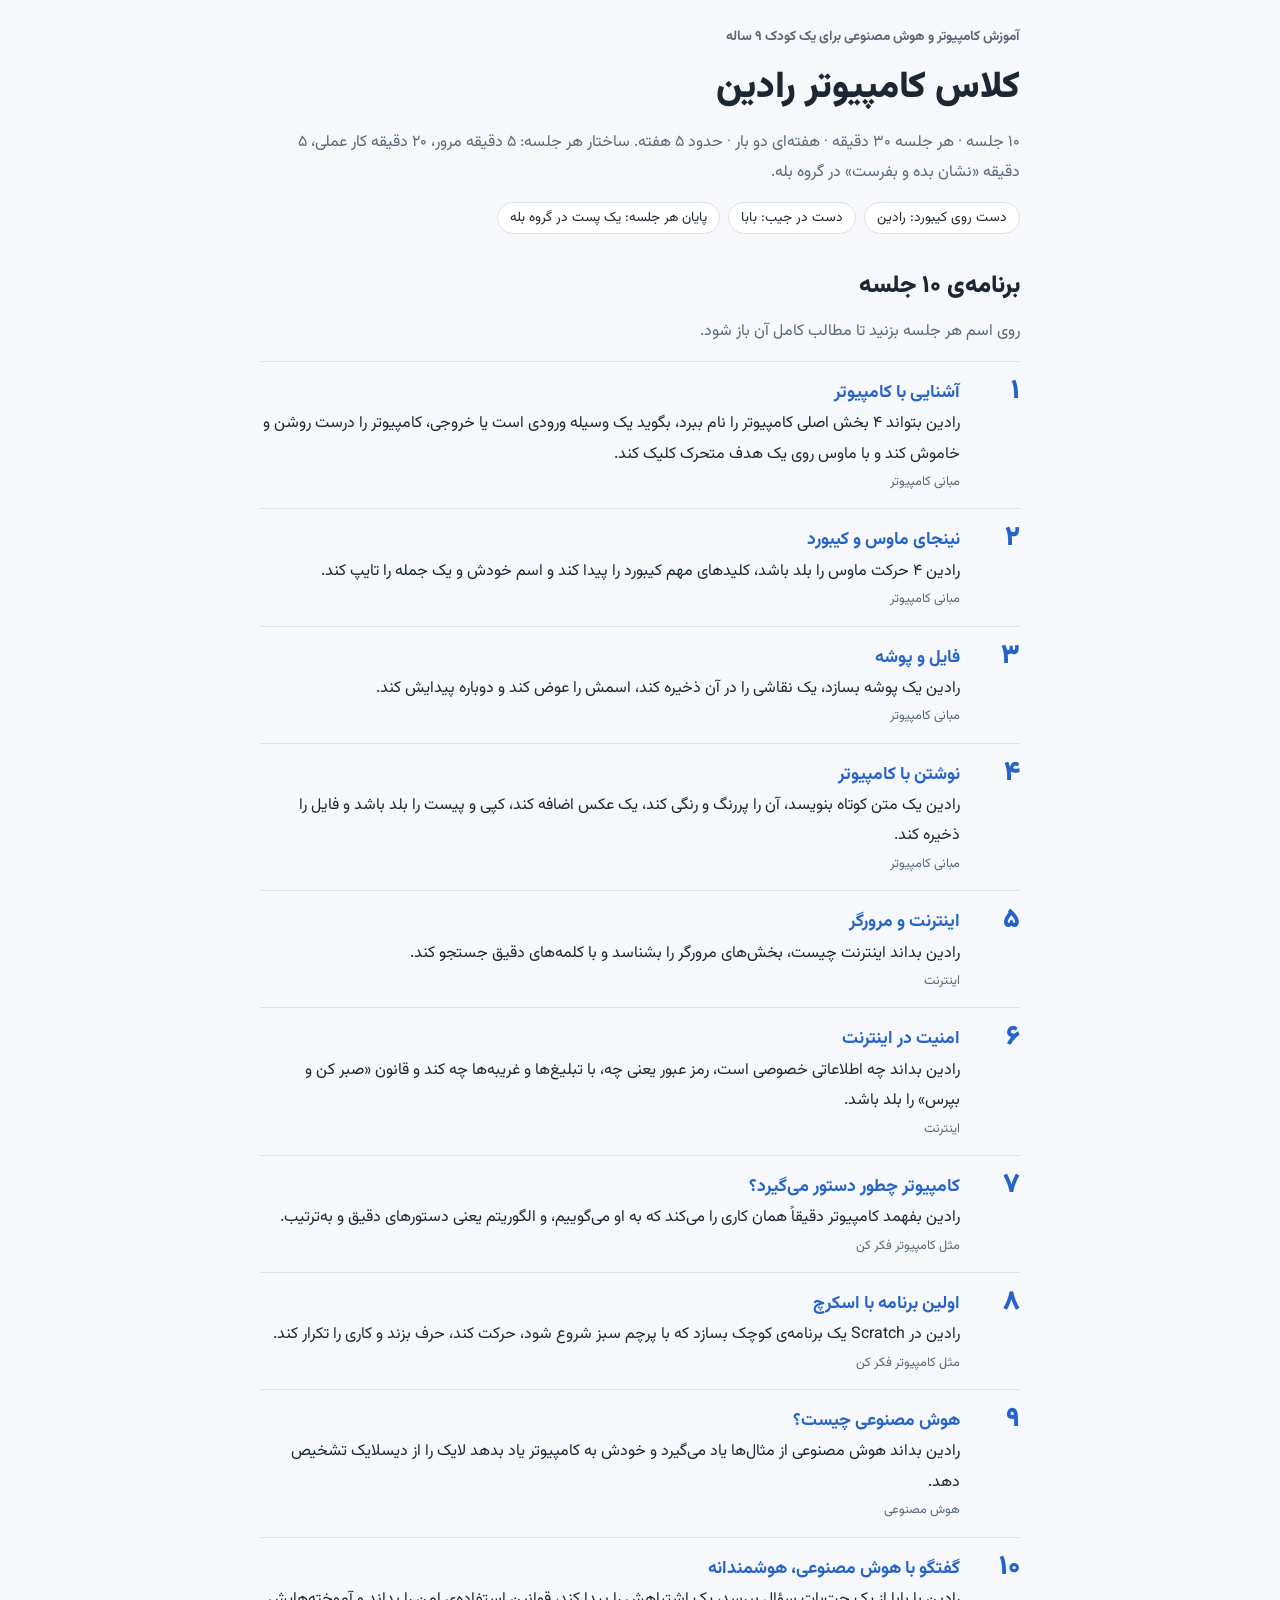
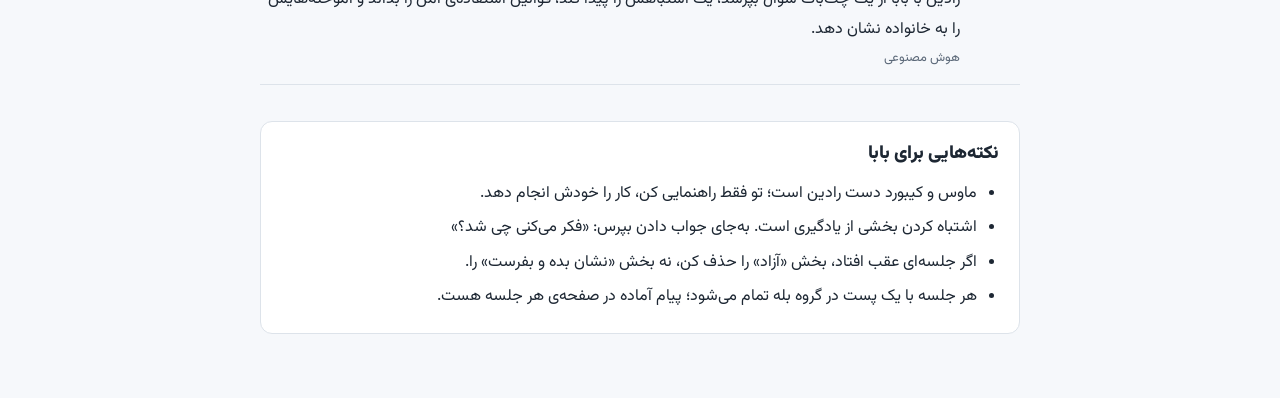
<file: index.html>
<!doctype html><html lang="fa" dir="rtl"><head><meta charset="utf-8"><meta name="viewport" content="width=device-width,initial-scale=1,viewport-fit=cover"><title>کلاس کامپیوتر رادین</title><link rel="stylesheet" href="https://fonts.googleapis.com/css2?family=Vazirmatn:wght@400;700;900&display=swap"><link rel="stylesheet" href="style.css?v=740cf947"></head><body><main>
<header class="hero"><span class="label">آموزش کامپیوتر و هوش مصنوعی برای یک کودک ۹ ساله</span><h1>کلاس کامپیوتر رادین</h1>
<p class="muted">۱۰ جلسه · هر جلسه ۳۰ دقیقه · هفته‌ای دو بار · حدود ۵ هفته. ساختار هر جلسه: ۵ دقیقه مرور، ۲۰ دقیقه کار عملی، ۵ دقیقه «نشان بده و بفرست» در گروه بله.</p>
<div class="meta"><span class="chip">دست روی کیبورد: رادین</span><span class="chip">دست در جیب: بابا</span><span class="chip">پایان هر جلسه: یک پست در گروه بله</span></div></header>
<section><h2>برنامه‌ی ۱۰ جلسه</h2><p class="muted">روی اسم هر جلسه بزنید تا مطالب کامل آن باز شود.</p><ol class="plan"><li><span class="n">۱</span><div><a href="session-1.html">آشنایی با کامپیوتر</a>رادین بتواند ۴ بخش اصلی کامپیوتر را نام ببرد، بگوید یک وسیله ورودی است یا خروجی، کامپیوتر را درست روشن و خاموش کند و با ماوس روی یک هدف متحرک کلیک کند.<div class="phase">مبانی کامپیوتر</div></div></li><li><span class="n">۲</span><div><a href="session-2.html">نینجای ماوس و کیبورد</a>رادین ۴ حرکت ماوس را بلد باشد، کلیدهای مهم کیبورد را پیدا کند و اسم خودش و یک جمله را تایپ کند.<div class="phase">مبانی کامپیوتر</div></div></li><li><span class="n">۳</span><div><a href="session-3.html">فایل و پوشه</a>رادین یک پوشه بسازد، یک نقاشی را در آن ذخیره کند، اسمش را عوض کند و دوباره پیدایش کند.<div class="phase">مبانی کامپیوتر</div></div></li><li><span class="n">۴</span><div><a href="session-4.html">نوشتن با کامپیوتر</a>رادین یک متن کوتاه بنویسد، آن را پررنگ و رنگی کند، یک عکس اضافه کند، کپی و پیست را بلد باشد و فایل را ذخیره کند.<div class="phase">مبانی کامپیوتر</div></div></li><li><span class="n">۵</span><div><a href="session-5.html">اینترنت و مرورگر</a>رادین بداند اینترنت چیست، بخش‌های مرورگر را بشناسد و با کلمه‌های دقیق جستجو کند.<div class="phase">اینترنت</div></div></li><li><span class="n">۶</span><div><a href="session-6.html">امنیت در اینترنت</a>رادین بداند چه اطلاعاتی خصوصی است، رمز عبور یعنی چه، با تبلیغ‌ها و غریبه‌ها چه کند و قانون «صبر کن و بپرس» را بلد باشد.<div class="phase">اینترنت</div></div></li><li><span class="n">۷</span><div><a href="session-7.html">کامپیوتر چطور دستور می‌گیرد؟</a>رادین بفهمد کامپیوتر دقیقاً همان کاری را می‌کند که به او می‌گوییم، و الگوریتم یعنی دستورهای دقیق و به‌ترتیب.<div class="phase">مثل کامپیوتر فکر کن</div></div></li><li><span class="n">۸</span><div><a href="session-8.html">اولین برنامه با اسکرچ</a>رادین در Scratch یک برنامه‌ی کوچک بسازد که با پرچم سبز شروع شود، حرکت کند، حرف بزند و کاری را تکرار کند.<div class="phase">مثل کامپیوتر فکر کن</div></div></li><li><span class="n">۹</span><div><a href="session-9.html">هوش مصنوعی چیست؟</a>رادین بداند هوش مصنوعی از مثال‌ها یاد می‌گیرد و خودش به کامپیوتر یاد بدهد لایک را از دیسلایک تشخیص دهد.<div class="phase">هوش مصنوعی</div></div></li><li><span class="n">۱۰</span><div><a href="session-10.html">گفتگو با هوش مصنوعی، هوشمندانه</a>رادین با بابا از یک چت‌بات سؤال بپرسد، یک اشتباهش را پیدا کند، قوانین استفاده‌ی امن را بداند و آموخته‌هایش را به خانواده نشان دهد.<div class="phase">هوش مصنوعی</div></div></li></ol></section>
<div class="box"><h3>نکته‌هایی برای بابا</h3><ul class="tight">
<li>ماوس و کیبورد دست رادین است؛ تو فقط راهنمایی کن، کار را خودش انجام دهد.</li>
<li>اشتباه کردن بخشی از یادگیری است. به‌جای جواب دادن بپرس: «فکر می‌کنی چی شد؟»</li>
<li>اگر جلسه‌ای عقب افتاد، بخش «آزاد» را حذف کن، نه بخش «نشان بده و بفرست» را.</li>
<li>هر جلسه با یک پست در گروه بله تمام می‌شود؛ پیام آماده در صفحه‌ی هر جلسه هست.</li></ul></div>
</main></body></html>
</file>
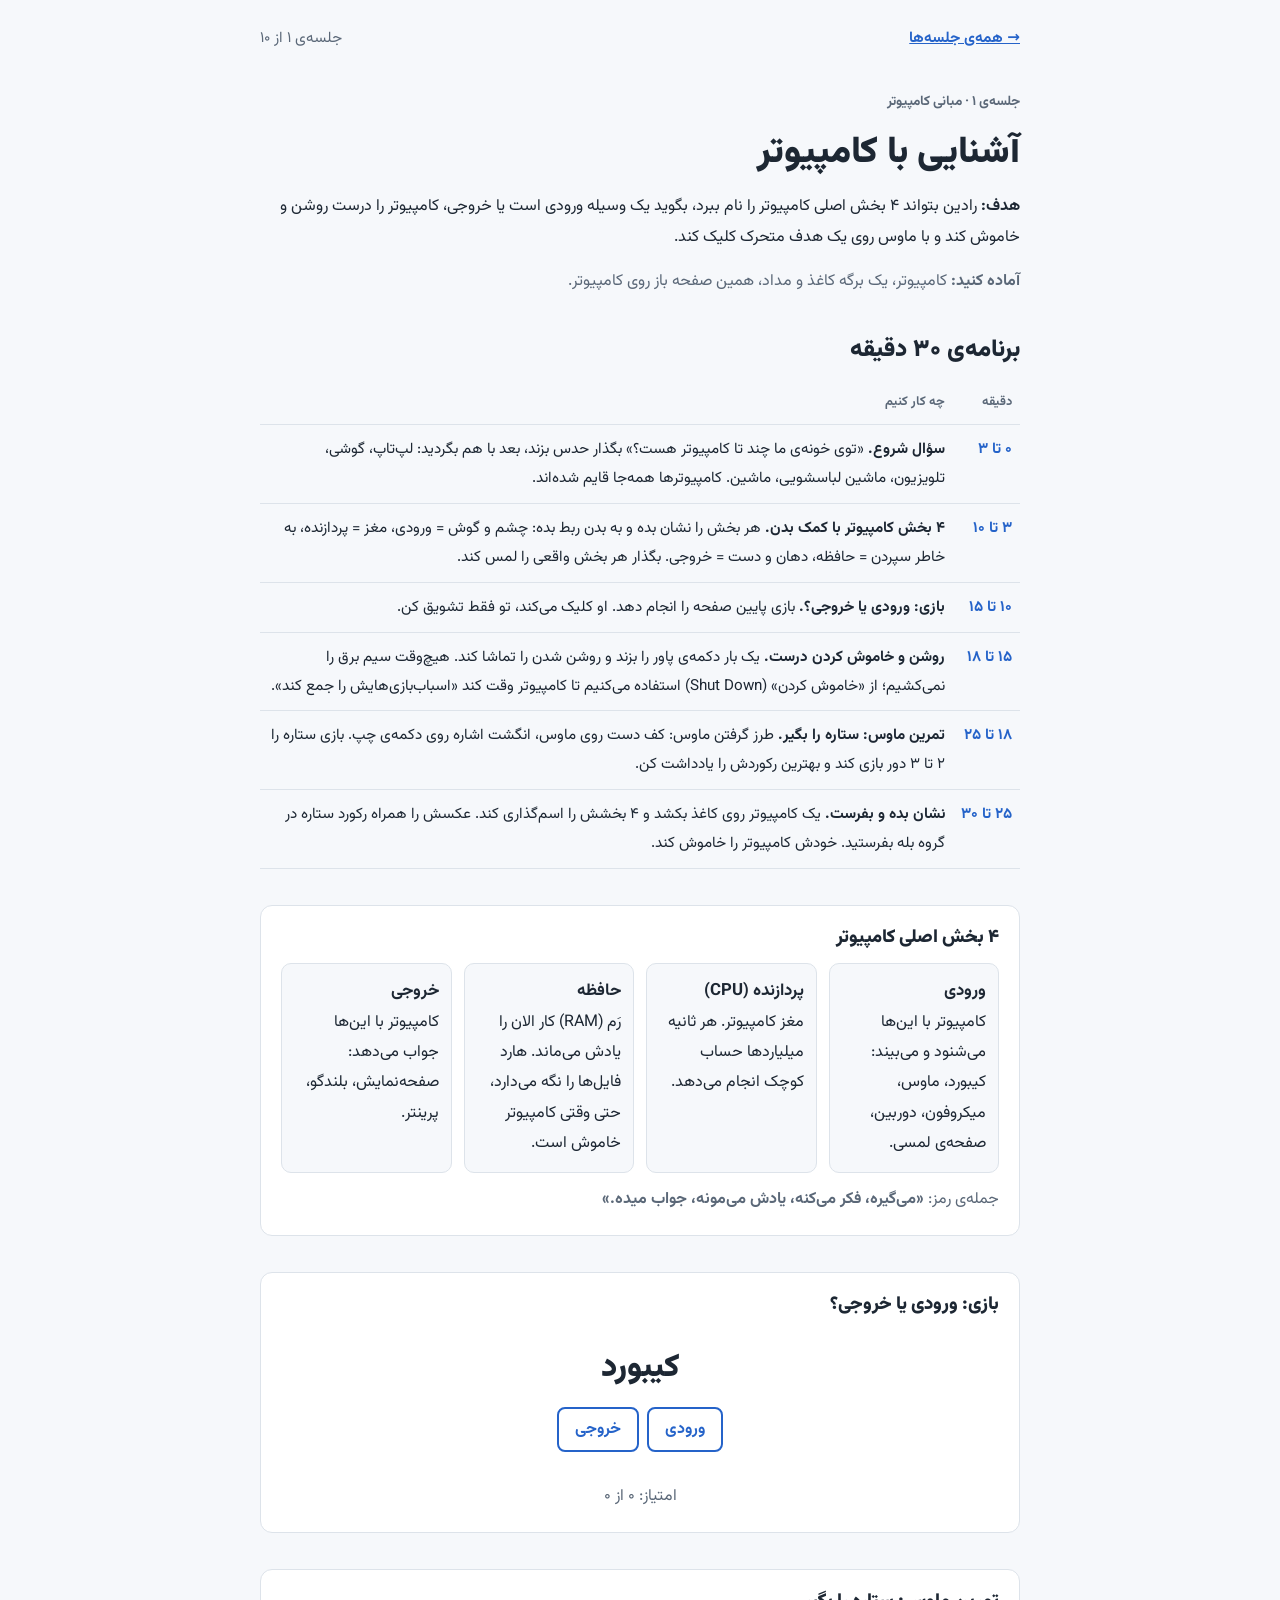
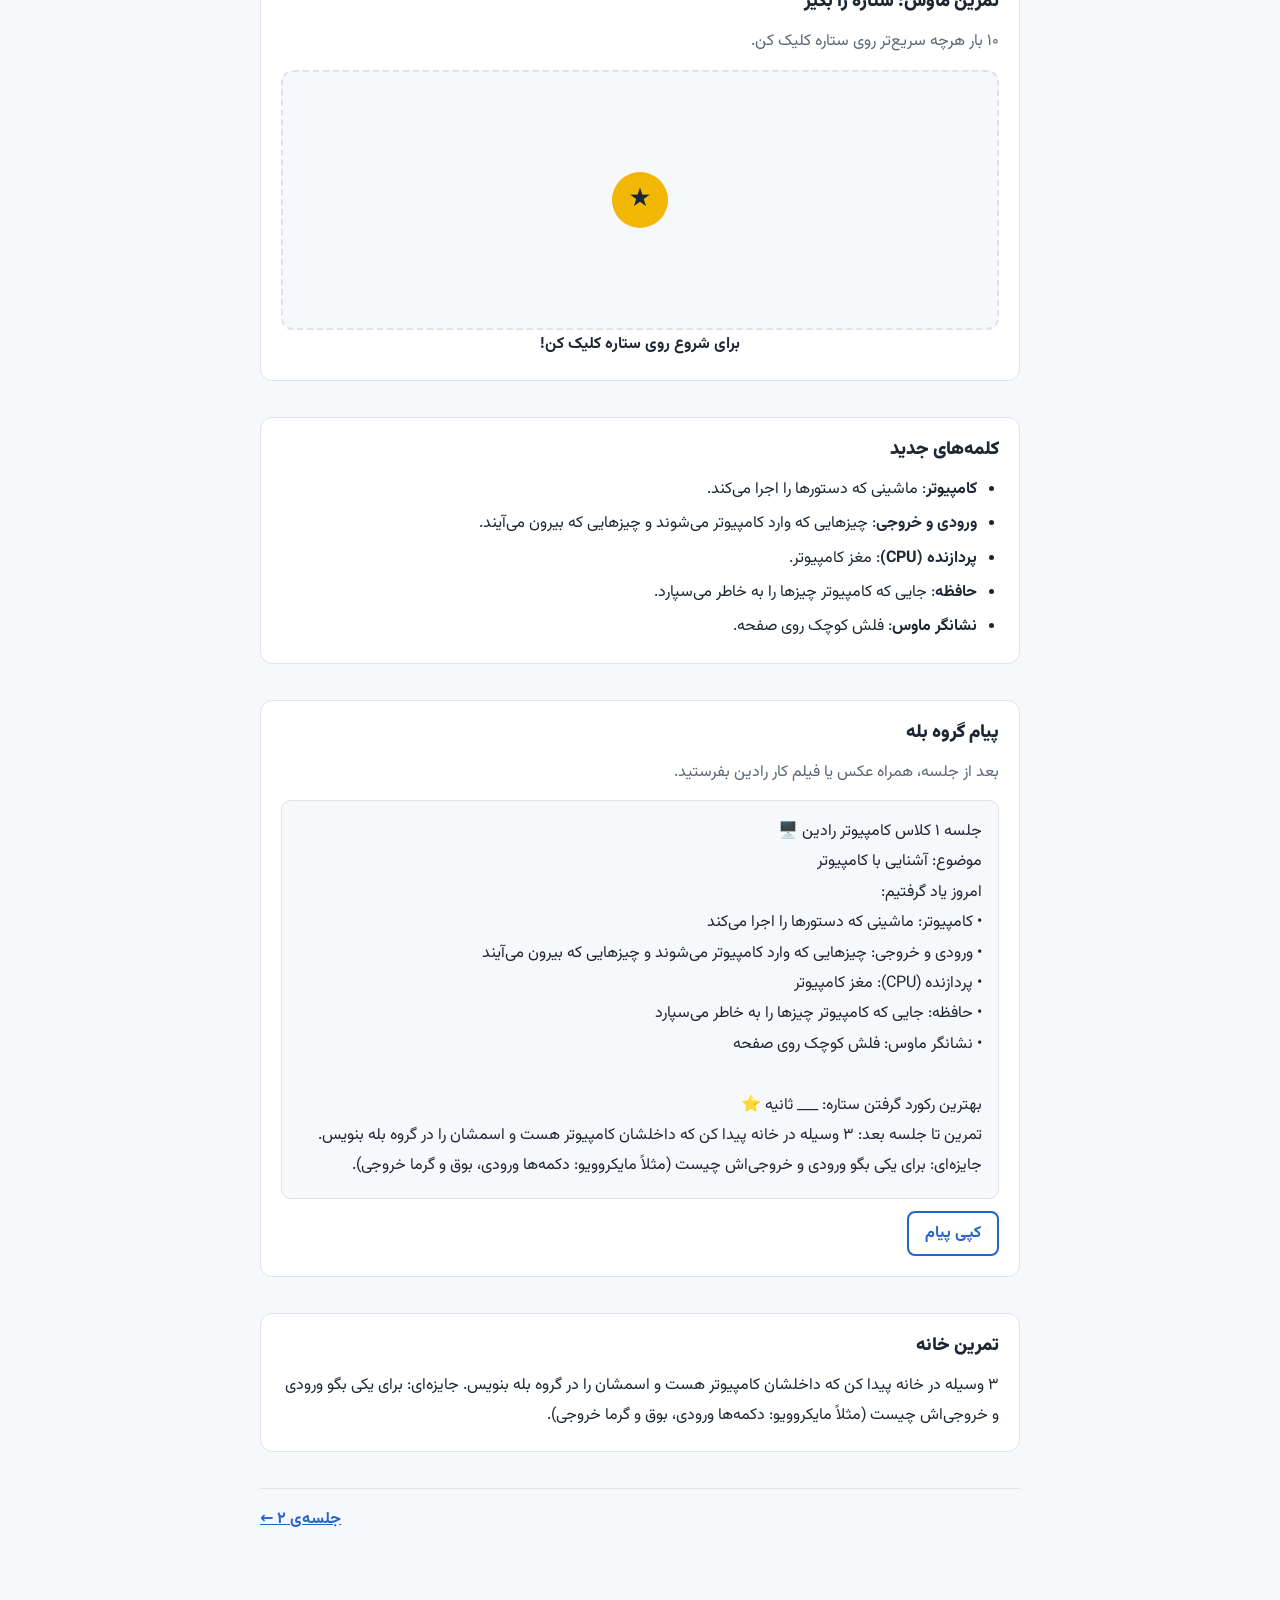
<file: session-1.html>
<!doctype html><html lang="fa" dir="rtl"><head><meta charset="utf-8"><meta name="viewport" content="width=device-width,initial-scale=1,viewport-fit=cover"><title>جلسه‌ی ۱: آشنایی با کامپیوتر</title><link rel="stylesheet" href="https://fonts.googleapis.com/css2?family=Vazirmatn:wght@400;700;900&display=swap"><link rel="stylesheet" href="style.css?v=740cf947"></head><body><main>
<nav class="topnav"><a href="index.html">→ همه‌ی جلسه‌ها</a><span class="muted">جلسه‌ی ۱ از ۱۰</span></nav>
<header class="hero"><span class="label">جلسه‌ی ۱ · مبانی کامپیوتر</span><h1>آشنایی با کامپیوتر</h1>
<p><b>هدف:</b> رادین بتواند ۴ بخش اصلی کامپیوتر را نام ببرد، بگوید یک وسیله ورودی است یا خروجی، کامپیوتر را درست روشن و خاموش کند و با ماوس روی یک هدف متحرک کلیک کند.</p><p class="muted"><b>آماده کنید:</b> کامپیوتر، یک برگه کاغذ و مداد، همین صفحه باز روی کامپیوتر.</p></header>
<section><h2>برنامه‌ی ۳۰ دقیقه</h2><div class="wrap"><table><tr><th>دقیقه</th><th>چه کار کنیم</th></tr><tr><td class="t">۰ تا ۳</td><td><b>سؤال شروع.</b> «توی خونه‌ی ما چند تا کامپیوتر هست؟» بگذار حدس بزند، بعد با هم بگردید: لپ‌تاپ، گوشی، تلویزیون، ماشین لباسشویی، ماشین. کامپیوترها همه‌جا قایم شده‌اند.</td></tr><tr><td class="t">۳ تا ۱۰</td><td><b>۴ بخش کامپیوتر با کمک بدن.</b> هر بخش را نشان بده و به بدن ربط بده: چشم و گوش = ورودی، مغز = پردازنده، به خاطر سپردن = حافظه، دهان و دست = خروجی. بگذار هر بخش واقعی را لمس کند.</td></tr><tr><td class="t">۱۰ تا ۱۵</td><td><b>بازی: ورودی یا خروجی؟.</b> بازی پایین صفحه را انجام دهد. او کلیک می‌کند، تو فقط تشویق کن.</td></tr><tr><td class="t">۱۵ تا ۱۸</td><td><b>روشن و خاموش کردن درست.</b> یک بار دکمه‌ی پاور را بزند و روشن شدن را تماشا کند. هیچ‌وقت سیم برق را نمی‌کشیم؛ از «خاموش کردن» (Shut Down) استفاده می‌کنیم تا کامپیوتر وقت کند «اسباب‌بازی‌هایش را جمع کند».</td></tr><tr><td class="t">۱۸ تا ۲۵</td><td><b>تمرین ماوس: ستاره را بگیر.</b> طرز گرفتن ماوس: کف دست روی ماوس، انگشت اشاره روی دکمه‌ی چپ. بازی ستاره را ۲ تا ۳ دور بازی کند و بهترین رکوردش را یادداشت کن.</td></tr><tr><td class="t">۲۵ تا ۳۰</td><td><b>نشان بده و بفرست.</b> یک کامپیوتر روی کاغذ بکشد و ۴ بخشش را اسم‌گذاری کند. عکسش را همراه رکورد ستاره در گروه بله بفرستید. خودش کامپیوتر را خاموش کند.</td></tr></table></div></section>
<div class="box"><h3>۴ بخش اصلی کامپیوتر</h3><div class="parts"><div class="part"><b>ورودی</b>کامپیوتر با این‌ها می‌شنود و می‌بیند: کیبورد، ماوس، میکروفون، دوربین، صفحه‌ی لمسی.</div><div class="part"><b>پردازنده (CPU)</b>مغز کامپیوتر. هر ثانیه میلیاردها حساب کوچک انجام می‌دهد.</div><div class="part"><b>حافظه</b>رَم (RAM) کار الان را یادش می‌ماند. هارد فایل‌ها را نگه می‌دارد، حتی وقتی کامپیوتر خاموش است.</div><div class="part"><b>خروجی</b>کامپیوتر با این‌ها جواب می‌دهد: صفحه‌نمایش، بلندگو، پرینتر.</div></div><p class="muted">جمله‌ی رمز: <b>«می‌گیره، فکر می‌کنه، یادش می‌مونه، جواب میده.»</b></p></div>
<div class="box"><h3>بازی: ورودی یا خروجی؟</h3><div class="sorter" data-a="ورودی" data-b="خروجی" data-items="[[&quot;کیبورد&quot;, &quot;a&quot;], [&quot;صفحه‌نمایش&quot;, &quot;b&quot;], [&quot;ماوس&quot;, &quot;a&quot;], [&quot;بلندگو&quot;, &quot;b&quot;], [&quot;میکروفون&quot;, &quot;a&quot;], [&quot;پرینتر&quot;, &quot;b&quot;], [&quot;دوربین&quot;, &quot;a&quot;], [&quot;هدفون&quot;, &quot;b&quot;], [&quot;صفحه‌ی لمسی&quot;, &quot;a&quot;]]"></div></div><div class="box"><h3>تمرین ماوس: ستاره را بگیر</h3><p class="muted">۱۰ بار هرچه سریع‌تر روی ستاره کلیک کن.</p><div class="star-game"></div></div>
<div class="box"><h3>کلمه‌های جدید</h3><ul class="tight"><li><b>کامپیوتر</b>: ماشینی که دستورها را اجرا می‌کند.</li><li><b>ورودی و خروجی</b>: چیزهایی که وارد کامپیوتر می‌شوند و چیزهایی که بیرون می‌آیند.</li><li><b>پردازنده (CPU)</b>: مغز کامپیوتر.</li><li><b>حافظه</b>: جایی که کامپیوتر چیزها را به خاطر می‌سپارد.</li><li><b>نشانگر ماوس</b>: فلش کوچک روی صفحه.</li></ul></div>
<div class="box"><h3>پیام گروه بله</h3><p class="muted">بعد از جلسه، همراه عکس یا فیلم کار رادین بفرستید.</p>
<div class="msg" id="bale">جلسه ۱ کلاس کامپیوتر رادین 🖥️
موضوع: آشنایی با کامپیوتر
امروز یاد گرفتیم:
• کامپیوتر: ماشینی که دستورها را اجرا می‌کند
• ورودی و خروجی: چیزهایی که وارد کامپیوتر می‌شوند و چیزهایی که بیرون می‌آیند
• پردازنده (CPU): مغز کامپیوتر
• حافظه: جایی که کامپیوتر چیزها را به خاطر می‌سپارد
• نشانگر ماوس: فلش کوچک روی صفحه

بهترین رکورد گرفتن ستاره: ___ ثانیه ⭐
تمرین تا جلسه بعد: ۳ وسیله در خانه پیدا کن که داخلشان کامپیوتر هست و اسمشان را در گروه بله بنویس. جایزه‌ای: برای یکی بگو ورودی و خروجی‌اش چیست (مثلاً مایکروویو: دکمه‌ها ورودی، بوق و گرما خروجی).</div><div class="row" style="justify-content:flex-start"><button data-copy="bale">کپی پیام</button><span class="muted"></span></div></div>
<div class="box"><h3>تمرین خانه</h3><p>۳ وسیله در خانه پیدا کن که داخلشان کامپیوتر هست و اسمشان را در گروه بله بنویس. جایزه‌ای: برای یکی بگو ورودی و خروجی‌اش چیست (مثلاً مایکروویو: دکمه‌ها ورودی، بوق و گرما خروجی).</p></div>
<nav class="pager"><span></span><a href="session-2.html">جلسه‌ی ۲ ←</a></nav>
</main><script src="app.js?v=740cf947"></script></body></html>
</file>
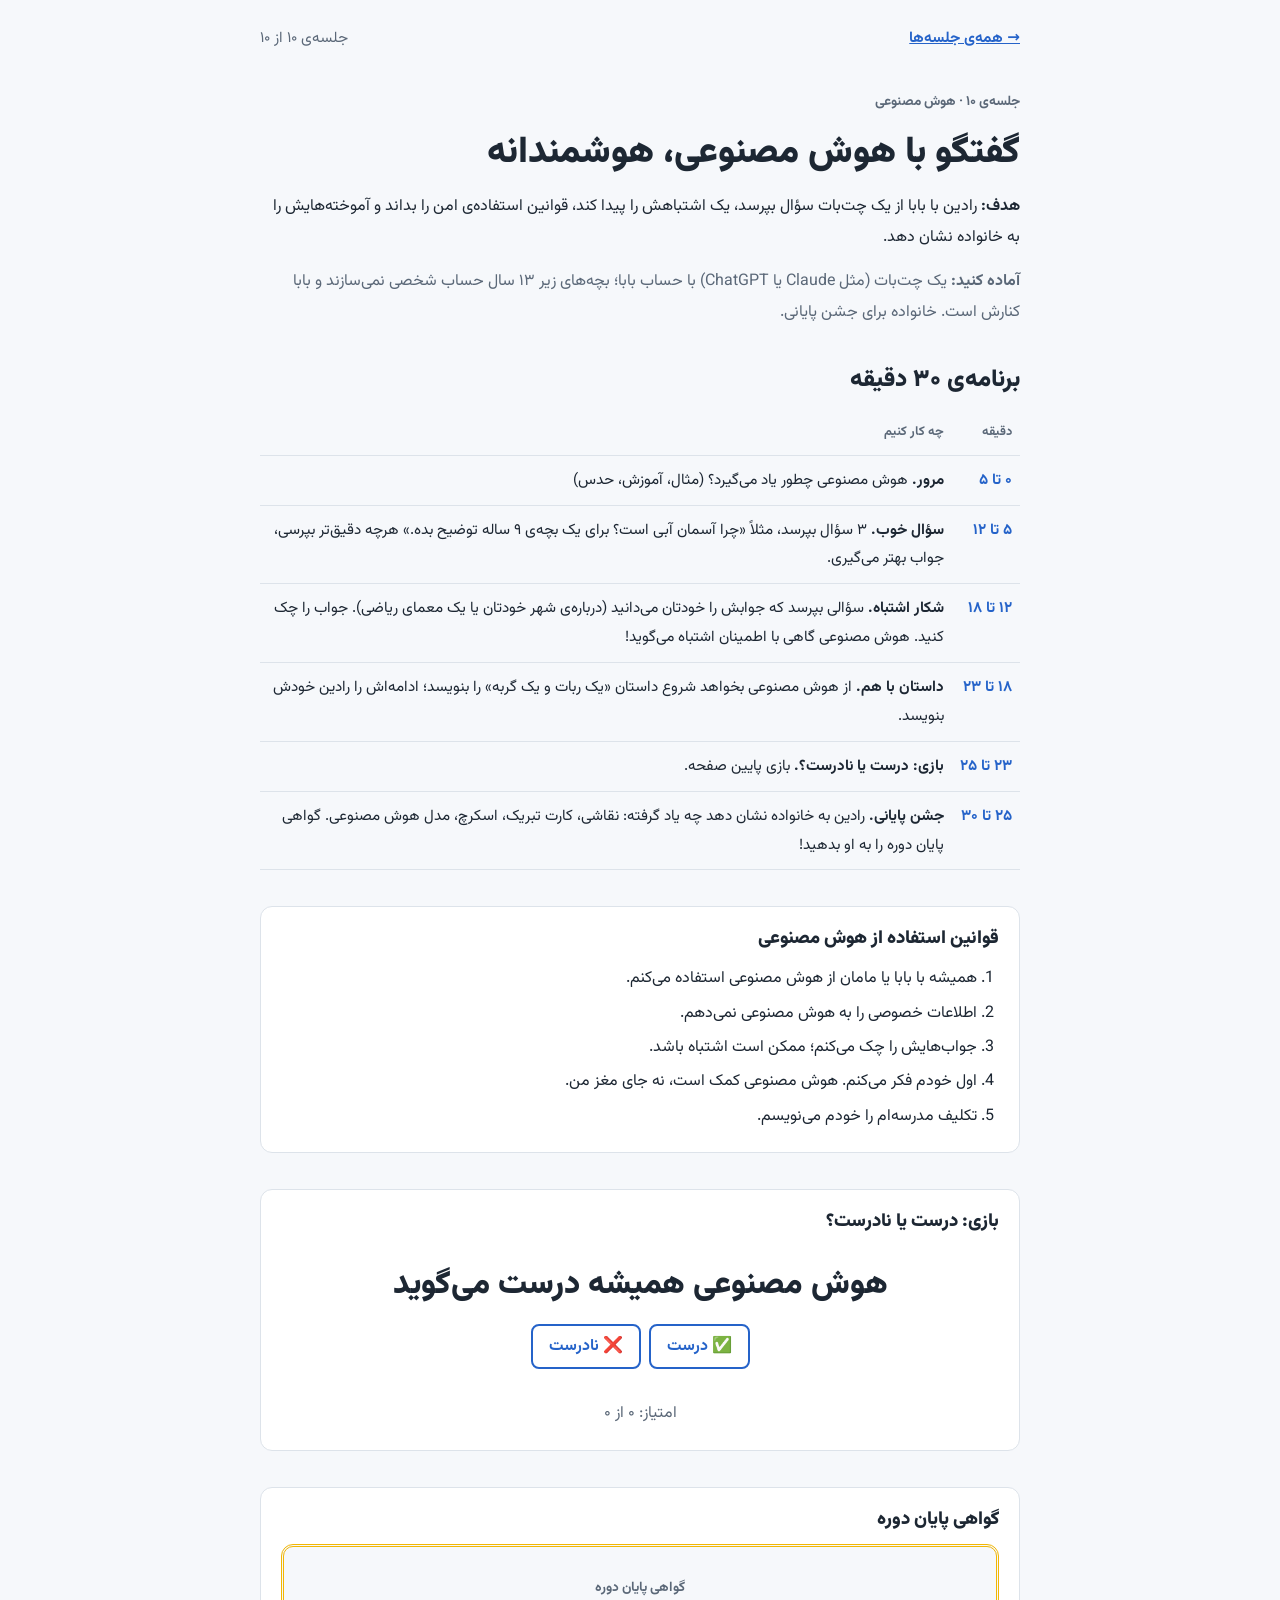
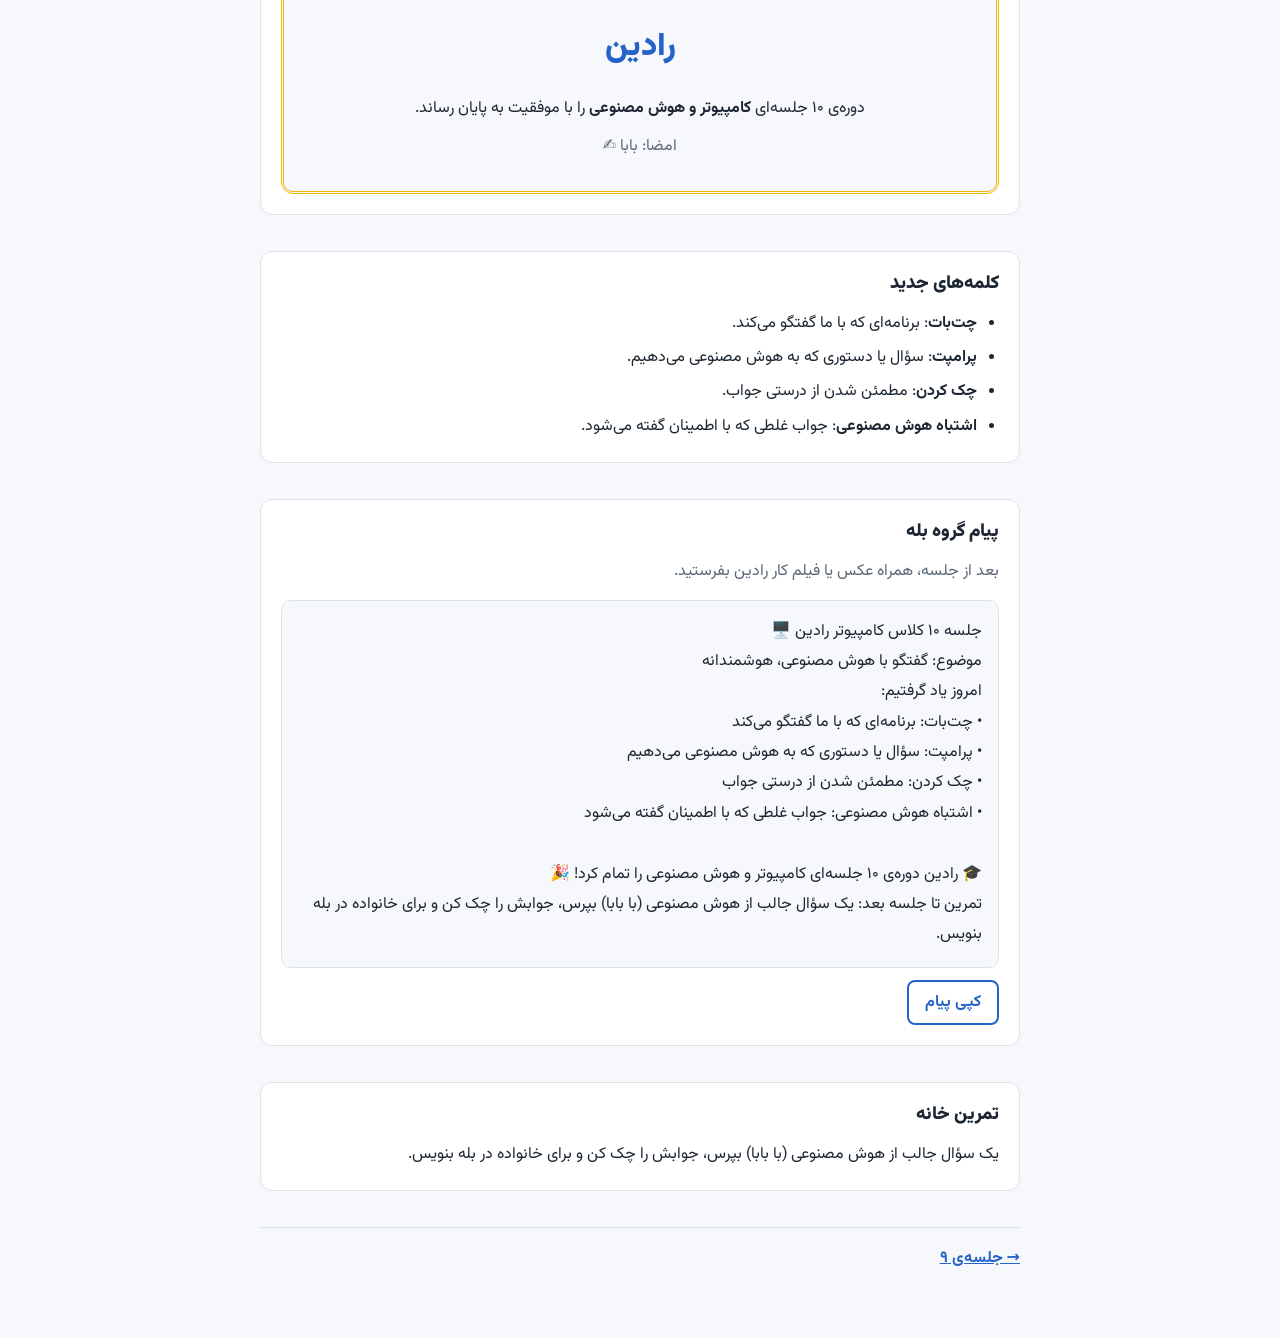
<file: session-10.html>
<!doctype html><html lang="fa" dir="rtl"><head><meta charset="utf-8"><meta name="viewport" content="width=device-width,initial-scale=1,viewport-fit=cover"><title>جلسه‌ی ۱۰: گفتگو با هوش مصنوعی، هوشمندانه</title><link rel="stylesheet" href="https://fonts.googleapis.com/css2?family=Vazirmatn:wght@400;700;900&display=swap"><link rel="stylesheet" href="style.css?v=740cf947"></head><body><main>
<nav class="topnav"><a href="index.html">→ همه‌ی جلسه‌ها</a><span class="muted">جلسه‌ی ۱۰ از ۱۰</span></nav>
<header class="hero"><span class="label">جلسه‌ی ۱۰ · هوش مصنوعی</span><h1>گفتگو با هوش مصنوعی، هوشمندانه</h1>
<p><b>هدف:</b> رادین با بابا از یک چت‌بات سؤال بپرسد، یک اشتباهش را پیدا کند، قوانین استفاده‌ی امن را بداند و آموخته‌هایش را به خانواده نشان دهد.</p><p class="muted"><b>آماده کنید:</b> یک چت‌بات (مثل Claude یا ChatGPT) با حساب بابا؛ بچه‌های زیر ۱۳ سال حساب شخصی نمی‌سازند و بابا کنارش است. خانواده برای جشن پایانی.</p></header>
<section><h2>برنامه‌ی ۳۰ دقیقه</h2><div class="wrap"><table><tr><th>دقیقه</th><th>چه کار کنیم</th></tr><tr><td class="t">۰ تا ۵</td><td><b>مرور.</b> هوش مصنوعی چطور یاد می‌گیرد؟ (مثال، آموزش، حدس)</td></tr><tr><td class="t">۵ تا ۱۲</td><td><b>سؤال خوب.</b> ۳ سؤال بپرسد، مثلاً «چرا آسمان آبی است؟ برای یک بچه‌ی ۹ ساله توضیح بده.» هرچه دقیق‌تر بپرسی، جواب بهتر می‌گیری.</td></tr><tr><td class="t">۱۲ تا ۱۸</td><td><b>شکار اشتباه.</b> سؤالی بپرسد که جوابش را خودتان می‌دانید (درباره‌ی شهر خودتان یا یک معمای ریاضی). جواب را چک کنید. هوش مصنوعی گاهی با اطمینان اشتباه می‌گوید!</td></tr><tr><td class="t">۱۸ تا ۲۳</td><td><b>داستان با هم.</b> از هوش مصنوعی بخواهد شروع داستان «یک ربات و یک گربه» را بنویسد؛ ادامه‌اش را رادین خودش بنویسد.</td></tr><tr><td class="t">۲۳ تا ۲۵</td><td><b>بازی: درست یا نادرست؟.</b> بازی پایین صفحه.</td></tr><tr><td class="t">۲۵ تا ۳۰</td><td><b>جشن پایانی.</b> رادین به خانواده نشان دهد چه یاد گرفته: نقاشی، کارت تبریک، اسکرچ، مدل هوش مصنوعی. گواهی پایان دوره را به او بدهید!</td></tr></table></div></section>
<div class="box"><h3>قوانین استفاده از هوش مصنوعی</h3><ol class="tight"><li>همیشه با بابا یا مامان از هوش مصنوعی استفاده می‌کنم.</li><li>اطلاعات خصوصی را به هوش مصنوعی نمی‌دهم.</li><li>جواب‌هایش را چک می‌کنم؛ ممکن است اشتباه باشد.</li><li>اول خودم فکر می‌کنم. هوش مصنوعی کمک است، نه جای مغز من.</li><li>تکلیف مدرسه‌ام را خودم می‌نویسم.</li></ol></div>
<div class="box"><h3>بازی: درست یا نادرست؟</h3><div class="sorter" data-a="✅ درست" data-b="❌ نادرست" data-items="[[&quot;هوش مصنوعی همیشه درست می‌گوید&quot;, &quot;b&quot;], [&quot;هوش مصنوعی از مثال‌ها یاد می‌گیرد&quot;, &quot;a&quot;], [&quot;می‌توانم آدرس خانه را به چت‌بات بدهم&quot;, &quot;b&quot;], [&quot;باید جواب‌های هوش مصنوعی را چک کنم&quot;, &quot;a&quot;], [&quot;هوش مصنوعی مثل آدم احساس دارد&quot;, &quot;b&quot;], [&quot;سؤال دقیق، جواب بهتری می‌گیرد&quot;, &quot;a&quot;]]"></div></div><div class="box"><h3>گواهی پایان دوره</h3><div class="cert"><p class="label">گواهی پایان دوره</p><div class="big">رادین</div><p>دوره‌ی ۱۰ جلسه‌ای <b>کامپیوتر و هوش مصنوعی</b> را با موفقیت به پایان رساند.</p><p class="muted">امضا: بابا ✍️</p></div></div>
<div class="box"><h3>کلمه‌های جدید</h3><ul class="tight"><li><b>چت‌بات</b>: برنامه‌ای که با ما گفتگو می‌کند.</li><li><b>پرامپت</b>: سؤال یا دستوری که به هوش مصنوعی می‌دهیم.</li><li><b>چک کردن</b>: مطمئن شدن از درستی جواب.</li><li><b>اشتباه هوش مصنوعی</b>: جواب غلطی که با اطمینان گفته می‌شود.</li></ul></div>
<div class="box"><h3>پیام گروه بله</h3><p class="muted">بعد از جلسه، همراه عکس یا فیلم کار رادین بفرستید.</p>
<div class="msg" id="bale">جلسه ۱۰ کلاس کامپیوتر رادین 🖥️
موضوع: گفتگو با هوش مصنوعی، هوشمندانه
امروز یاد گرفتیم:
• چت‌بات: برنامه‌ای که با ما گفتگو می‌کند
• پرامپت: سؤال یا دستوری که به هوش مصنوعی می‌دهیم
• چک کردن: مطمئن شدن از درستی جواب
• اشتباه هوش مصنوعی: جواب غلطی که با اطمینان گفته می‌شود

🎓 رادین دوره‌ی ۱۰ جلسه‌ای کامپیوتر و هوش مصنوعی را تمام کرد! 🎉
تمرین تا جلسه بعد: یک سؤال جالب از هوش مصنوعی (با بابا) بپرس، جوابش را چک کن و برای خانواده در بله بنویس.</div><div class="row" style="justify-content:flex-start"><button data-copy="bale">کپی پیام</button><span class="muted"></span></div></div>
<div class="box"><h3>تمرین خانه</h3><p>یک سؤال جالب از هوش مصنوعی (با بابا) بپرس، جوابش را چک کن و برای خانواده در بله بنویس.</p></div>
<nav class="pager"><a href="session-9.html">→ جلسه‌ی ۹</a><span></span></nav>
</main><script src="app.js?v=740cf947"></script></body></html>
</file>
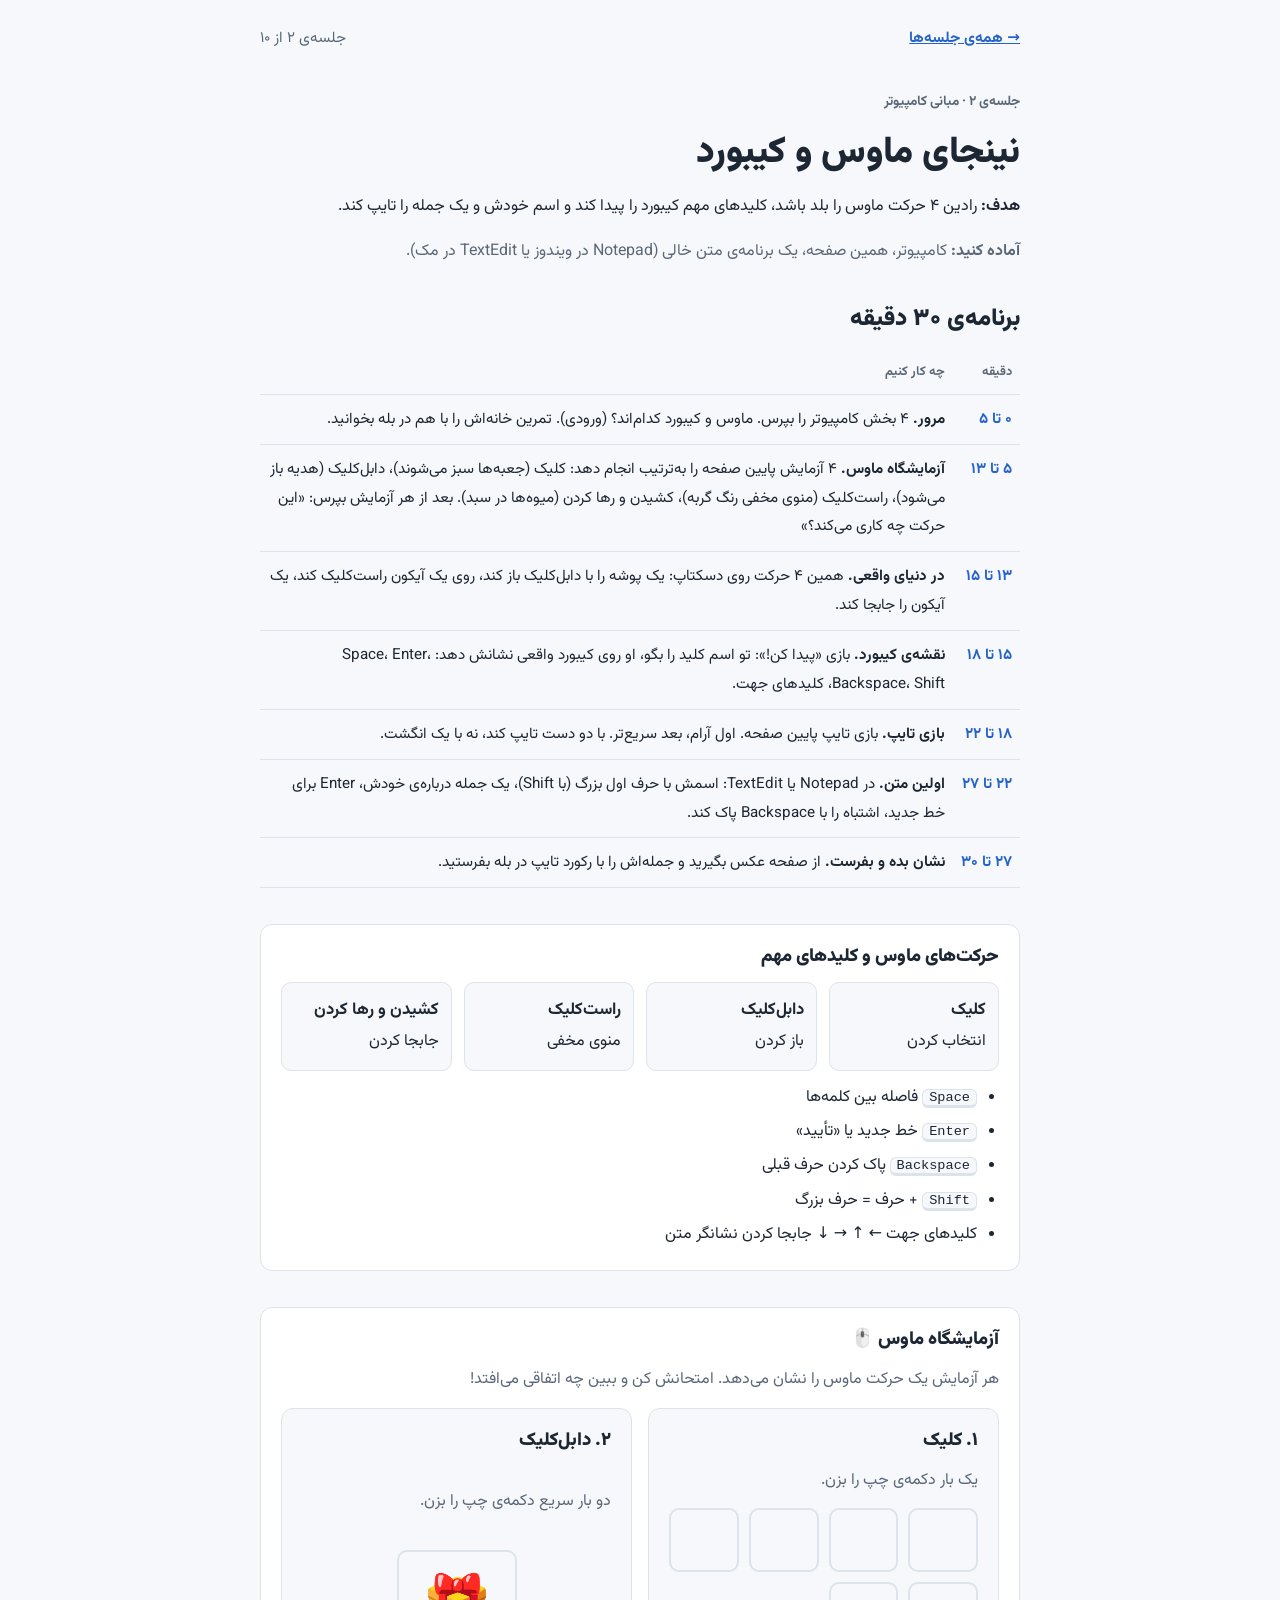
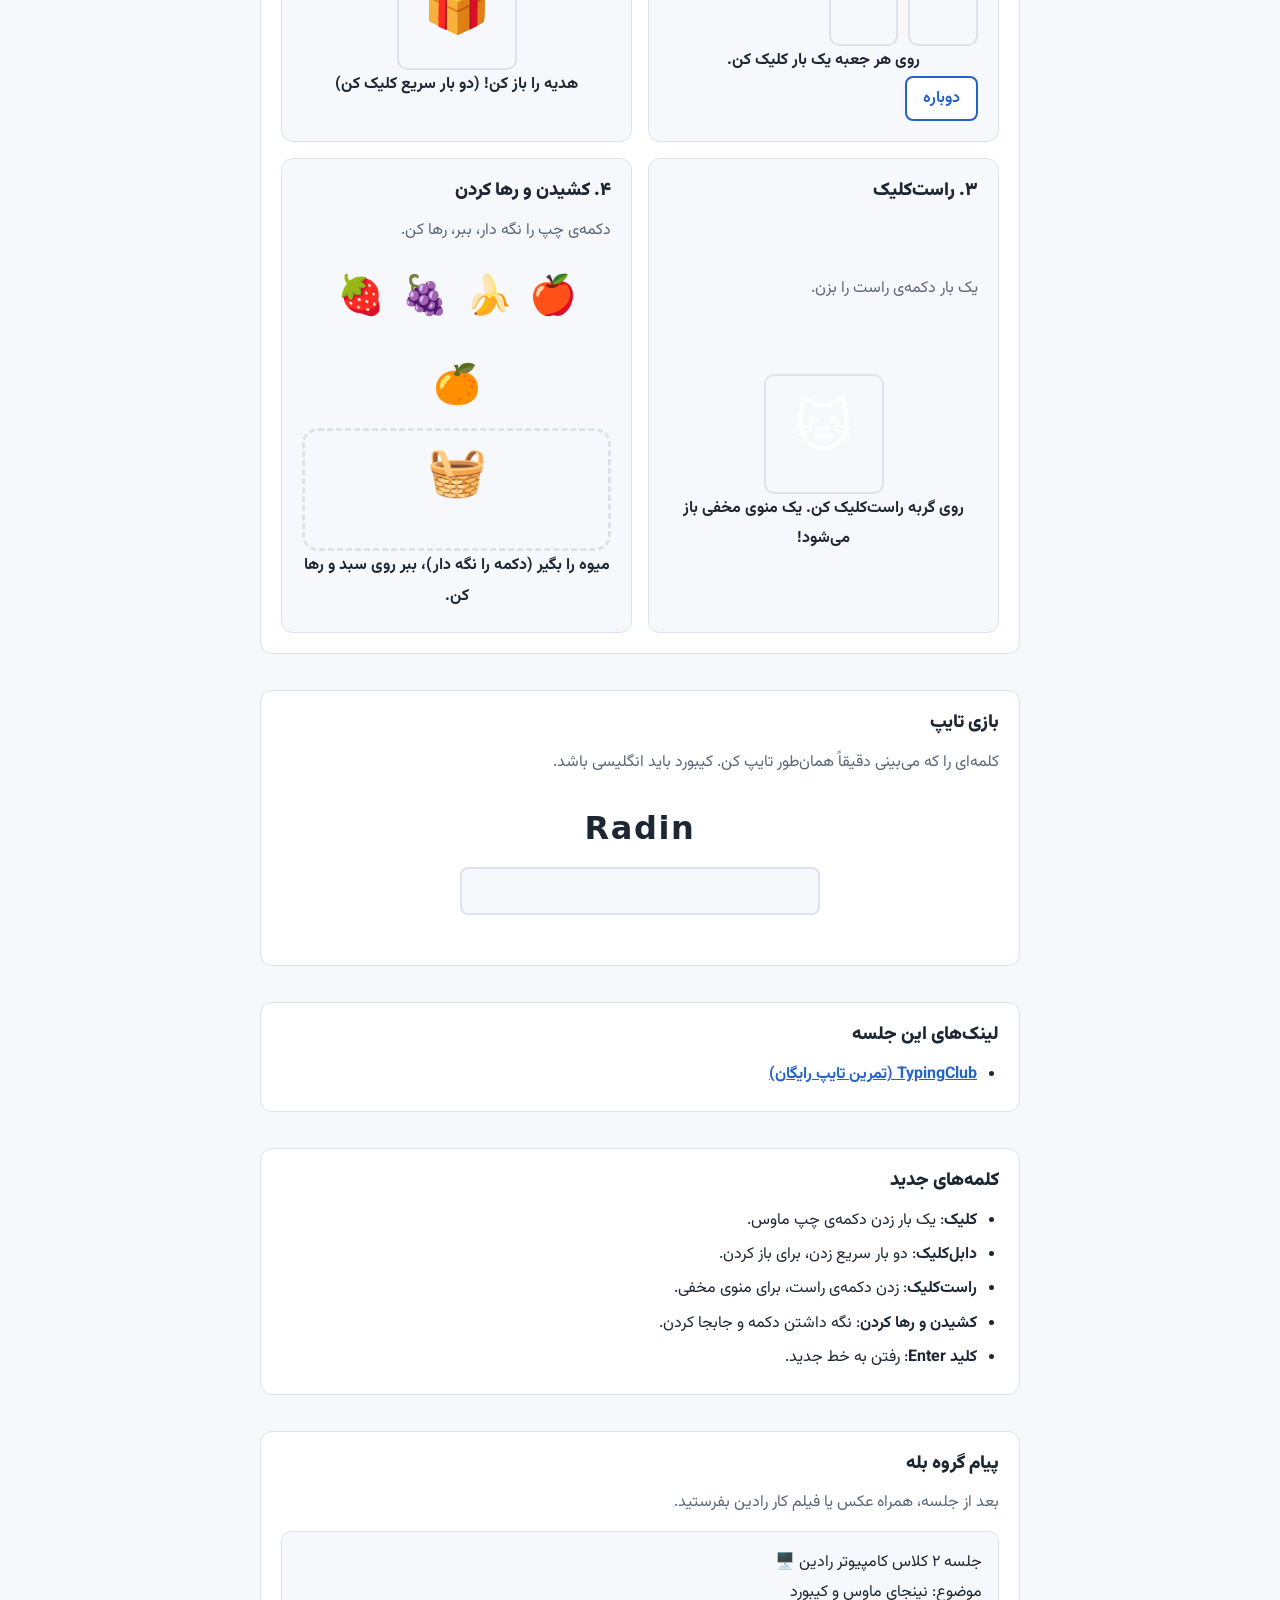
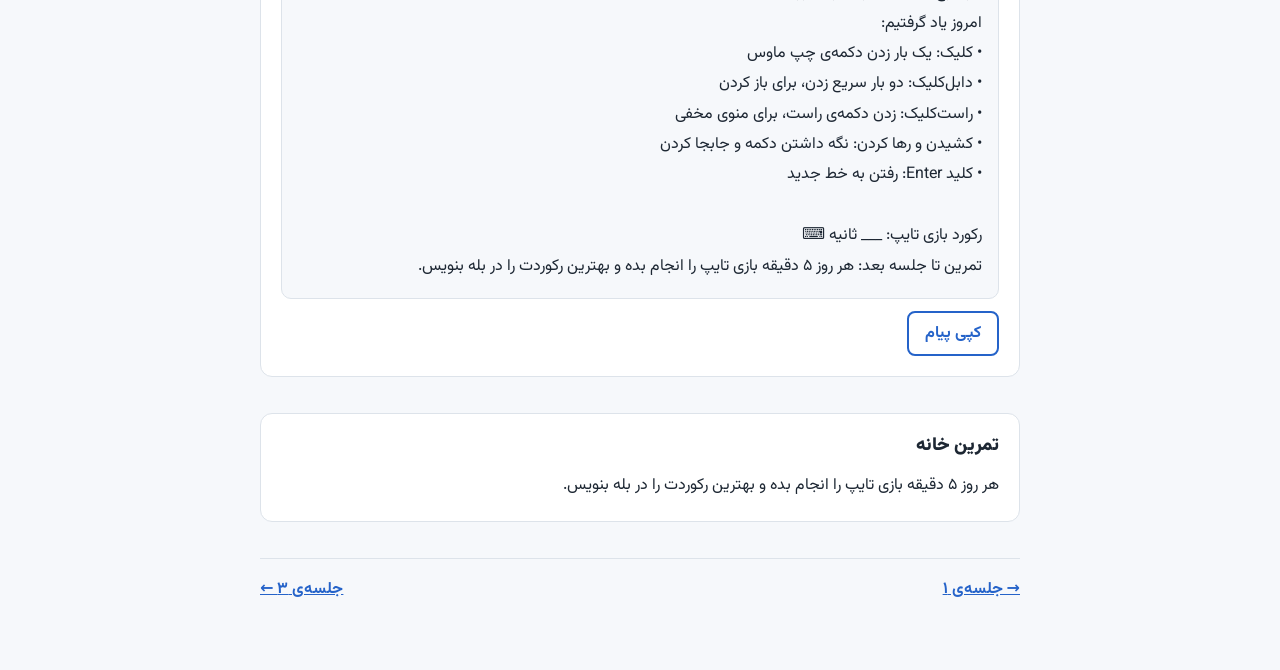
<file: session-2.html>
<!doctype html><html lang="fa" dir="rtl"><head><meta charset="utf-8"><meta name="viewport" content="width=device-width,initial-scale=1,viewport-fit=cover"><title>جلسه‌ی ۲: نینجای ماوس و کیبورد</title><link rel="stylesheet" href="https://fonts.googleapis.com/css2?family=Vazirmatn:wght@400;700;900&display=swap"><link rel="stylesheet" href="style.css?v=740cf947"></head><body><main>
<nav class="topnav"><a href="index.html">→ همه‌ی جلسه‌ها</a><span class="muted">جلسه‌ی ۲ از ۱۰</span></nav>
<header class="hero"><span class="label">جلسه‌ی ۲ · مبانی کامپیوتر</span><h1>نینجای ماوس و کیبورد</h1>
<p><b>هدف:</b> رادین ۴ حرکت ماوس را بلد باشد، کلیدهای مهم کیبورد را پیدا کند و اسم خودش و یک جمله را تایپ کند.</p><p class="muted"><b>آماده کنید:</b> کامپیوتر، همین صفحه، یک برنامه‌ی متن خالی (Notepad در ویندوز یا TextEdit در مک).</p></header>
<section><h2>برنامه‌ی ۳۰ دقیقه</h2><div class="wrap"><table><tr><th>دقیقه</th><th>چه کار کنیم</th></tr><tr><td class="t">۰ تا ۵</td><td><b>مرور.</b> ۴ بخش کامپیوتر را بپرس. ماوس و کیبورد کدام‌اند؟ (ورودی). تمرین خانه‌اش را با هم در بله بخوانید.</td></tr><tr><td class="t">۵ تا ۱۳</td><td><b>آزمایشگاه ماوس.</b> ۴ آزمایش پایین صفحه را به‌ترتیب انجام دهد: کلیک (جعبه‌ها سبز می‌شوند)، دابل‌کلیک (هدیه باز می‌شود)، راست‌کلیک (منوی مخفی رنگ گربه)، کشیدن و رها کردن (میوه‌ها در سبد). بعد از هر آزمایش بپرس: «این حرکت چه کاری می‌کند؟»</td></tr><tr><td class="t">۱۳ تا ۱۵</td><td><b>در دنیای واقعی.</b> همین ۴ حرکت روی دسکتاپ: یک پوشه را با دابل‌کلیک باز کند، روی یک آیکون راست‌کلیک کند، یک آیکون را جابجا کند.</td></tr><tr><td class="t">۱۵ تا ۱۸</td><td><b>نقشه‌ی کیبورد.</b> بازی «پیدا کن!»: تو اسم کلید را بگو، او روی کیبورد واقعی نشانش دهد: Space، Enter، Backspace، Shift، کلیدهای جهت.</td></tr><tr><td class="t">۱۸ تا ۲۲</td><td><b>بازی تایپ.</b> بازی تایپ پایین صفحه. اول آرام، بعد سریع‌تر. با دو دست تایپ کند، نه با یک انگشت.</td></tr><tr><td class="t">۲۲ تا ۲۷</td><td><b>اولین متن.</b> در Notepad یا TextEdit: اسمش با حرف اول بزرگ (با Shift)، یک جمله درباره‌ی خودش، Enter برای خط جدید، اشتباه را با Backspace پاک کند.</td></tr><tr><td class="t">۲۷ تا ۳۰</td><td><b>نشان بده و بفرست.</b> از صفحه عکس بگیرید و جمله‌اش را با رکورد تایپ در بله بفرستید.</td></tr></table></div></section>
<div class="box"><h3>حرکت‌های ماوس و کلیدهای مهم</h3><div class="parts"><div class="part"><b>کلیک</b>انتخاب کردن</div><div class="part"><b>دابل‌کلیک</b>باز کردن</div><div class="part"><b>راست‌کلیک</b>منوی مخفی</div><div class="part"><b>کشیدن و رها کردن</b>جابجا کردن</div></div><ul class="tight"><li><kbd>Space</kbd> فاصله بین کلمه‌ها</li><li><kbd>Enter</kbd> خط جدید یا «تأیید»</li><li><kbd>Backspace</kbd> پاک کردن حرف قبلی</li><li><kbd>Shift</kbd> + حرف = حرف بزرگ</li><li>کلیدهای جهت ← ↑ → ↓ جابجا کردن نشانگر متن</li></ul></div>
<div class="box"><h3>آزمایشگاه ماوس 🖱️</h3><p class="muted">هر آزمایش یک حرکت ماوس را نشان می‌دهد. امتحانش کن و ببین چه اتفاقی می‌افتد!</p><div class="lab-grid"><div class="box"><h3>۱. کلیک</h3><p class="muted">یک بار دکمه‌ی چپ را بزن.</p><div class="lab-click"></div></div><div class="box"><h3>۲. دابل‌کلیک</h3><p class="muted">دو بار سریع دکمه‌ی چپ را بزن.</p><div class="lab-dbl"></div></div><div class="box"><h3>۳. راست‌کلیک</h3><p class="muted">یک بار دکمه‌ی راست را بزن.</p><div class="lab-right"></div></div><div class="box"><h3>۴. کشیدن و رها کردن</h3><p class="muted">دکمه‌ی چپ را نگه دار، ببر، رها کن.</p><div class="lab-drag"></div></div></div></div><div class="box"><h3>بازی تایپ</h3><p class="muted">کلمه‌ای را که می‌بینی دقیقاً همان‌طور تایپ کن. کیبورد باید انگلیسی باشد.</p><div class="typing" data-words="[&quot;Radin&quot;, &quot;cat&quot;, &quot;sun&quot;, &quot;ball&quot;, &quot;game&quot;, &quot;robot&quot;, &quot;I like pizza&quot;]"></div></div><div class="box"><h3>لینک‌های این جلسه</h3><ul class="tight"><li><a href="https://www.typingclub.com" target="_blank" rel="noopener">TypingClub (تمرین تایپ رایگان)</a></li></ul></div>
<div class="box"><h3>کلمه‌های جدید</h3><ul class="tight"><li><b>کلیک</b>: یک بار زدن دکمه‌ی چپ ماوس.</li><li><b>دابل‌کلیک</b>: دو بار سریع زدن، برای باز کردن.</li><li><b>راست‌کلیک</b>: زدن دکمه‌ی راست، برای منوی مخفی.</li><li><b>کشیدن و رها کردن</b>: نگه داشتن دکمه و جابجا کردن.</li><li><b>کلید Enter</b>: رفتن به خط جدید.</li></ul></div>
<div class="box"><h3>پیام گروه بله</h3><p class="muted">بعد از جلسه، همراه عکس یا فیلم کار رادین بفرستید.</p>
<div class="msg" id="bale">جلسه ۲ کلاس کامپیوتر رادین 🖥️
موضوع: نینجای ماوس و کیبورد
امروز یاد گرفتیم:
• کلیک: یک بار زدن دکمه‌ی چپ ماوس
• دابل‌کلیک: دو بار سریع زدن، برای باز کردن
• راست‌کلیک: زدن دکمه‌ی راست، برای منوی مخفی
• کشیدن و رها کردن: نگه داشتن دکمه و جابجا کردن
• کلید Enter: رفتن به خط جدید

رکورد بازی تایپ: ___ ثانیه ⌨️
تمرین تا جلسه بعد: هر روز ۵ دقیقه بازی تایپ را انجام بده و بهترین رکوردت را در بله بنویس.</div><div class="row" style="justify-content:flex-start"><button data-copy="bale">کپی پیام</button><span class="muted"></span></div></div>
<div class="box"><h3>تمرین خانه</h3><p>هر روز ۵ دقیقه بازی تایپ را انجام بده و بهترین رکوردت را در بله بنویس.</p></div>
<nav class="pager"><a href="session-1.html">→ جلسه‌ی ۱</a><a href="session-3.html">جلسه‌ی ۳ ←</a></nav>
</main><script src="app.js?v=740cf947"></script></body></html>
</file>
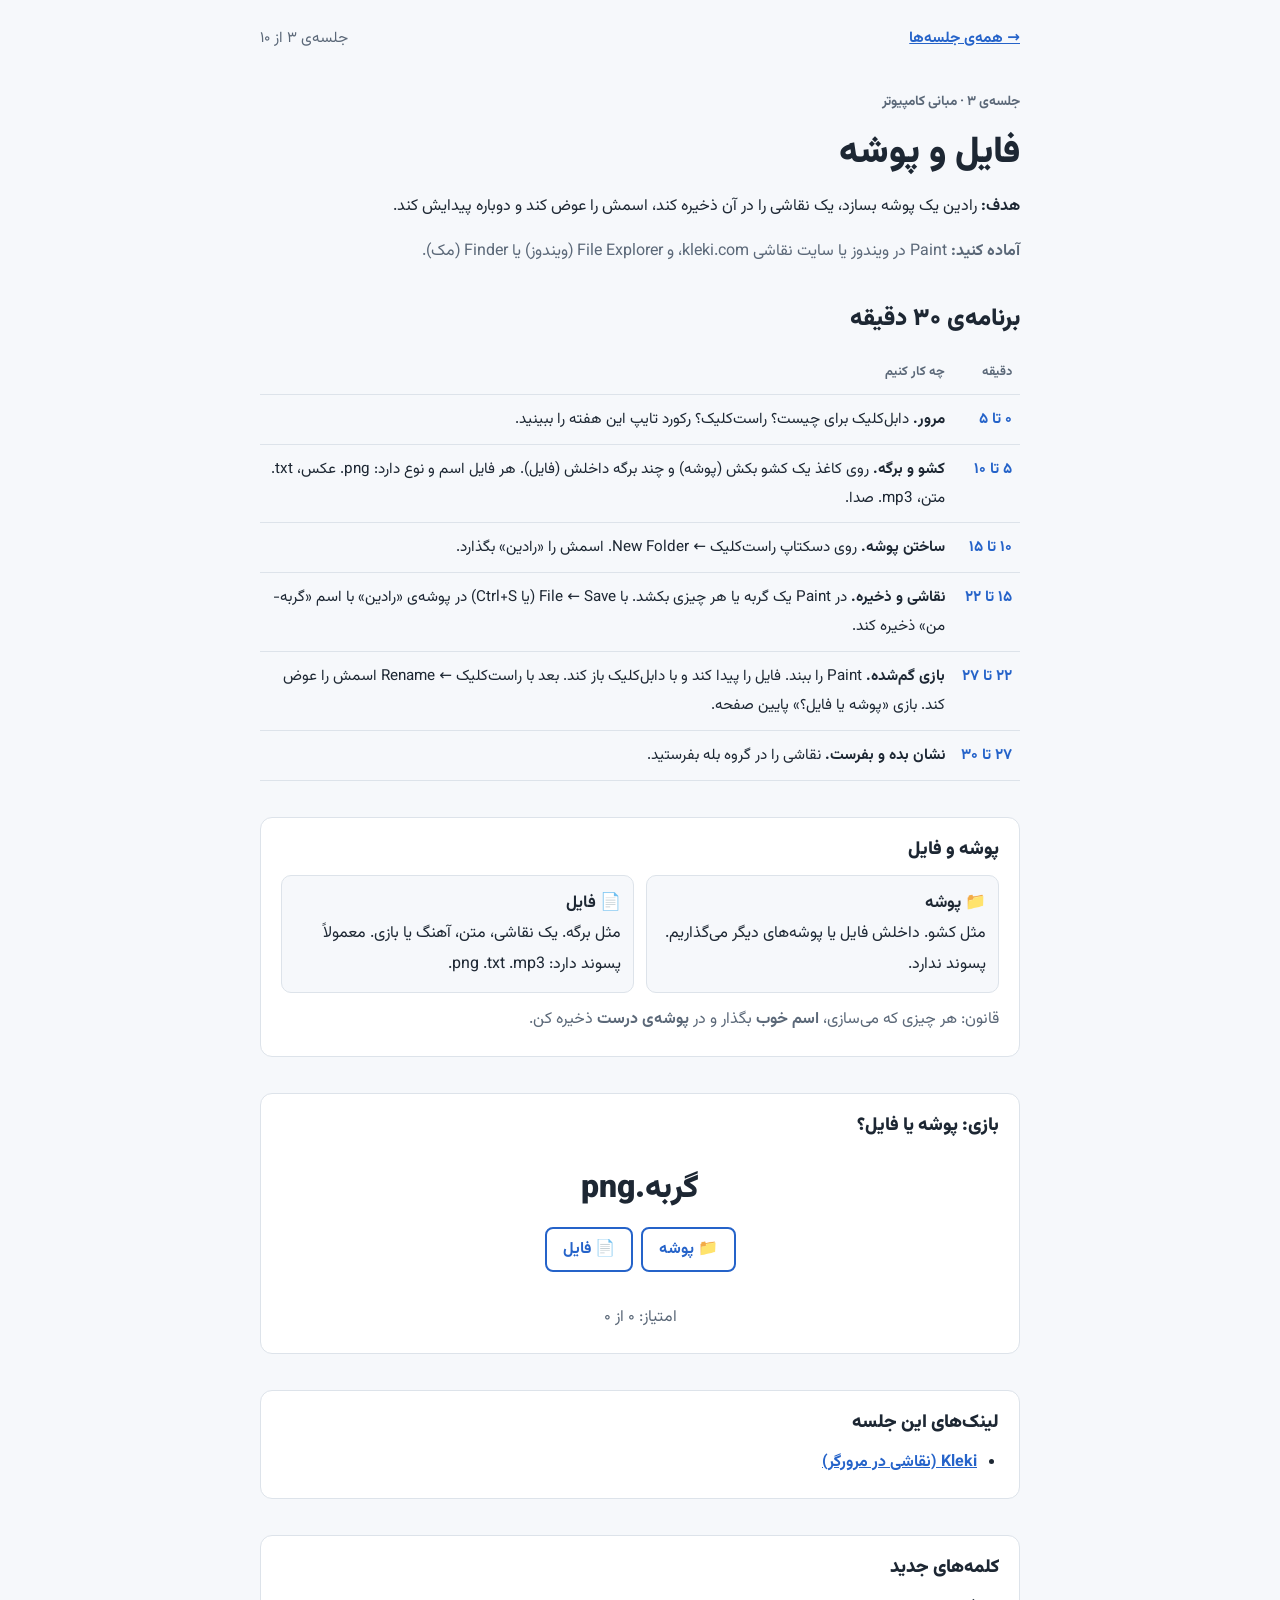
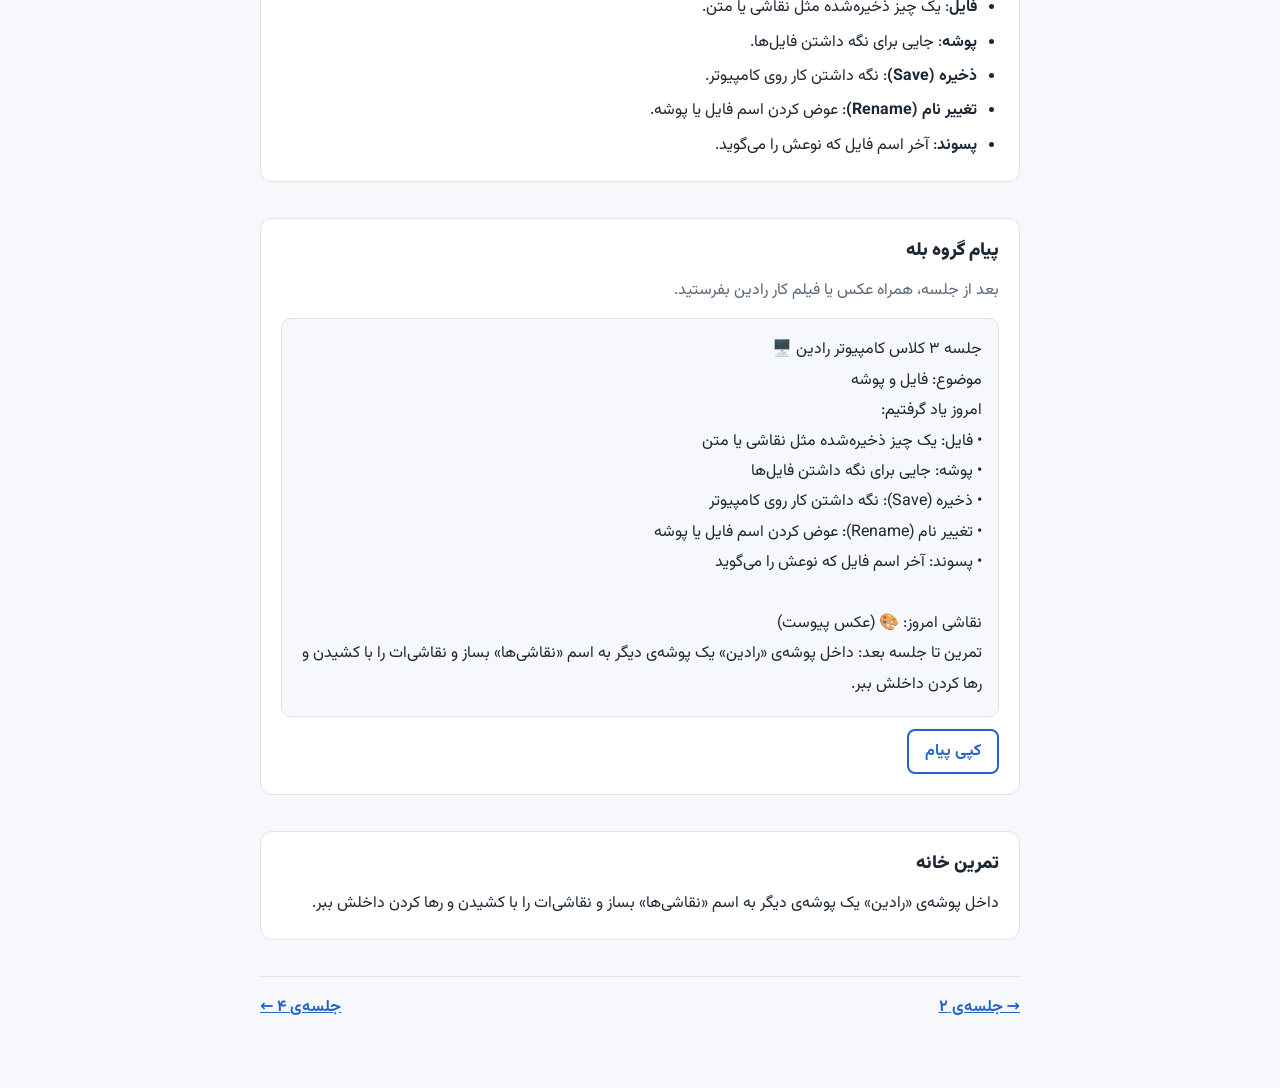
<file: session-3.html>
<!doctype html><html lang="fa" dir="rtl"><head><meta charset="utf-8"><meta name="viewport" content="width=device-width,initial-scale=1,viewport-fit=cover"><title>جلسه‌ی ۳: فایل و پوشه</title><link rel="stylesheet" href="https://fonts.googleapis.com/css2?family=Vazirmatn:wght@400;700;900&display=swap"><link rel="stylesheet" href="style.css?v=740cf947"></head><body><main>
<nav class="topnav"><a href="index.html">→ همه‌ی جلسه‌ها</a><span class="muted">جلسه‌ی ۳ از ۱۰</span></nav>
<header class="hero"><span class="label">جلسه‌ی ۳ · مبانی کامپیوتر</span><h1>فایل و پوشه</h1>
<p><b>هدف:</b> رادین یک پوشه بسازد، یک نقاشی را در آن ذخیره کند، اسمش را عوض کند و دوباره پیدایش کند.</p><p class="muted"><b>آماده کنید:</b> Paint در ویندوز یا سایت نقاشی kleki.com، و File Explorer (ویندوز) یا Finder (مک).</p></header>
<section><h2>برنامه‌ی ۳۰ دقیقه</h2><div class="wrap"><table><tr><th>دقیقه</th><th>چه کار کنیم</th></tr><tr><td class="t">۰ تا ۵</td><td><b>مرور.</b> دابل‌کلیک برای چیست؟ راست‌کلیک؟ رکورد تایپ این هفته را ببینید.</td></tr><tr><td class="t">۵ تا ۱۰</td><td><b>کشو و برگه.</b> روی کاغذ یک کشو بکش (پوشه) و چند برگه داخلش (فایل). هر فایل اسم و نوع دارد: ‎.png عکس، ‎.txt متن، ‎.mp3 صدا.</td></tr><tr><td class="t">۱۰ تا ۱۵</td><td><b>ساختن پوشه.</b> روی دسکتاپ راست‌کلیک ← New Folder. اسمش را «رادین» بگذارد.</td></tr><tr><td class="t">۱۵ تا ۲۲</td><td><b>نقاشی و ذخیره.</b> در Paint یک گربه یا هر چیزی بکشد. با File ← Save (یا Ctrl+S) در پوشه‌ی «رادین» با اسم «گربه-من» ذخیره کند.</td></tr><tr><td class="t">۲۲ تا ۲۷</td><td><b>بازی گم‌شده.</b> Paint را ببند. فایل را پیدا کند و با دابل‌کلیک باز کند. بعد با راست‌کلیک ← Rename اسمش را عوض کند. بازی «پوشه یا فایل؟» پایین صفحه.</td></tr><tr><td class="t">۲۷ تا ۳۰</td><td><b>نشان بده و بفرست.</b> نقاشی را در گروه بله بفرستید.</td></tr></table></div></section>
<div class="box"><h3>پوشه و فایل</h3><div class="parts"><div class="part"><b>📁 پوشه</b>مثل کشو. داخلش فایل یا پوشه‌های دیگر می‌گذاریم. پسوند ندارد.</div><div class="part"><b>📄 فایل</b>مثل برگه. یک نقاشی، متن، آهنگ یا بازی. معمولاً پسوند دارد: ‎.png ‎.txt ‎.mp3</div></div><p class="muted">قانون: هر چیزی که می‌سازی، <b>اسم خوب</b> بگذار و در <b>پوشه‌ی درست</b> ذخیره کن.</p></div>
<div class="box"><h3>بازی: پوشه یا فایل؟</h3><div class="sorter" data-a="📁 پوشه" data-b="📄 فایل" data-items="[[&quot;گربه.png&quot;, &quot;b&quot;], [&quot;عکس‌های تولد&quot;, &quot;a&quot;], [&quot;قصه‌ی من.txt&quot;, &quot;b&quot;], [&quot;مدرسه&quot;, &quot;a&quot;], [&quot;آهنگ.mp3&quot;, &quot;b&quot;], [&quot;بازی‌ها&quot;, &quot;a&quot;], [&quot;نامه.docx&quot;, &quot;b&quot;]]"></div></div><div class="box"><h3>لینک‌های این جلسه</h3><ul class="tight"><li><a href="https://kleki.com" target="_blank" rel="noopener">Kleki (نقاشی در مرورگر)</a></li></ul></div>
<div class="box"><h3>کلمه‌های جدید</h3><ul class="tight"><li><b>فایل</b>: یک چیز ذخیره‌شده مثل نقاشی یا متن.</li><li><b>پوشه</b>: جایی برای نگه داشتن فایل‌ها.</li><li><b>ذخیره (Save)</b>: نگه داشتن کار روی کامپیوتر.</li><li><b>تغییر نام (Rename)</b>: عوض کردن اسم فایل یا پوشه.</li><li><b>پسوند</b>: آخر اسم فایل که نوعش را می‌گوید.</li></ul></div>
<div class="box"><h3>پیام گروه بله</h3><p class="muted">بعد از جلسه، همراه عکس یا فیلم کار رادین بفرستید.</p>
<div class="msg" id="bale">جلسه ۳ کلاس کامپیوتر رادین 🖥️
موضوع: فایل و پوشه
امروز یاد گرفتیم:
• فایل: یک چیز ذخیره‌شده مثل نقاشی یا متن
• پوشه: جایی برای نگه داشتن فایل‌ها
• ذخیره (Save): نگه داشتن کار روی کامپیوتر
• تغییر نام (Rename): عوض کردن اسم فایل یا پوشه
• پسوند: آخر اسم فایل که نوعش را می‌گوید

نقاشی امروز: 🎨 (عکس پیوست)
تمرین تا جلسه بعد: داخل پوشه‌ی «رادین» یک پوشه‌ی دیگر به اسم «نقاشی‌ها» بساز و نقاشی‌ات را با کشیدن و رها کردن داخلش ببر.</div><div class="row" style="justify-content:flex-start"><button data-copy="bale">کپی پیام</button><span class="muted"></span></div></div>
<div class="box"><h3>تمرین خانه</h3><p>داخل پوشه‌ی «رادین» یک پوشه‌ی دیگر به اسم «نقاشی‌ها» بساز و نقاشی‌ات را با کشیدن و رها کردن داخلش ببر.</p></div>
<nav class="pager"><a href="session-2.html">→ جلسه‌ی ۲</a><a href="session-4.html">جلسه‌ی ۴ ←</a></nav>
</main><script src="app.js?v=740cf947"></script></body></html>
</file>
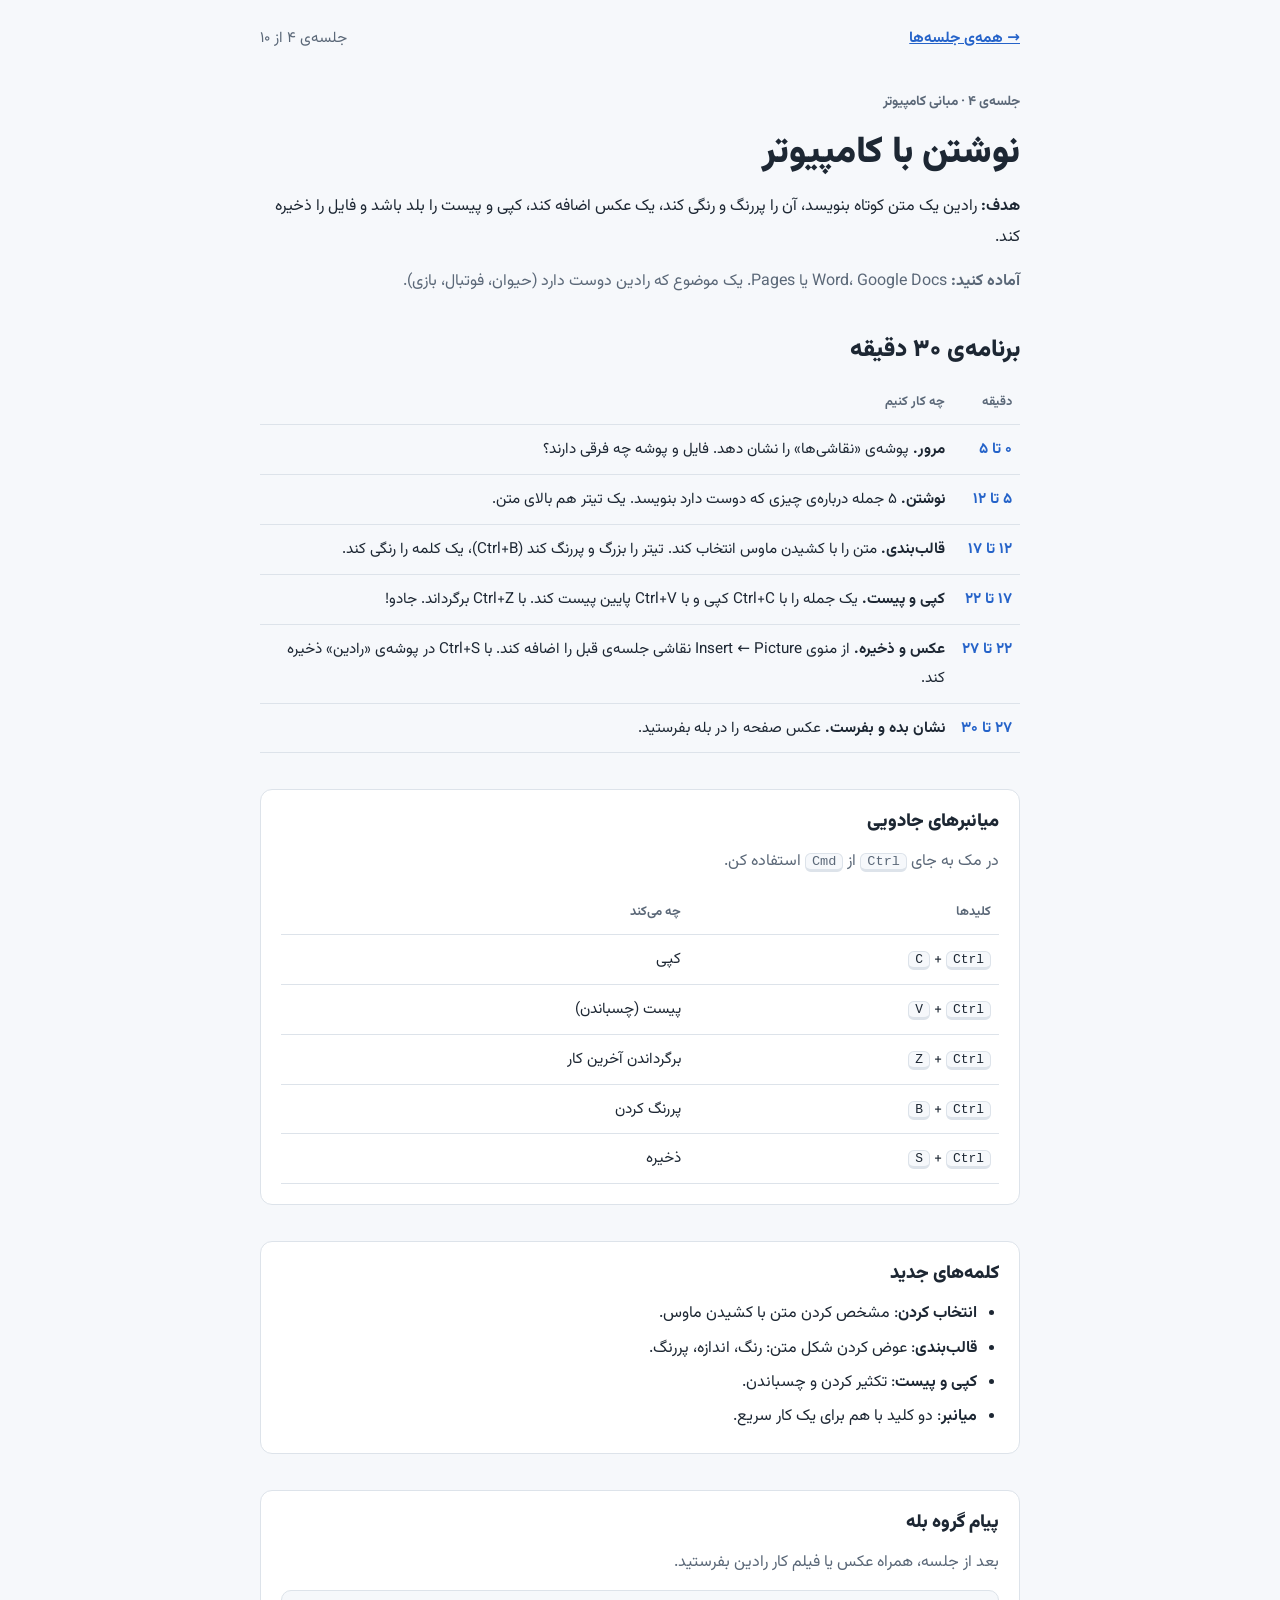
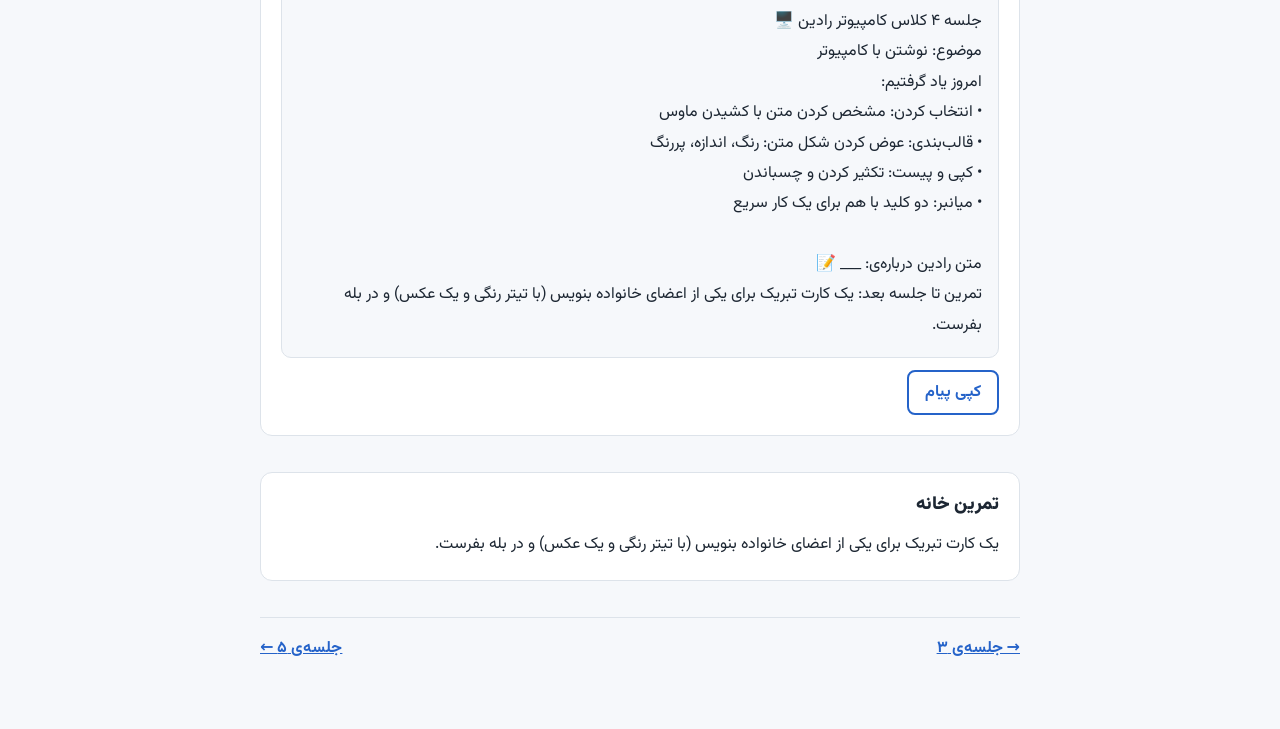
<file: session-4.html>
<!doctype html><html lang="fa" dir="rtl"><head><meta charset="utf-8"><meta name="viewport" content="width=device-width,initial-scale=1,viewport-fit=cover"><title>جلسه‌ی ۴: نوشتن با کامپیوتر</title><link rel="stylesheet" href="https://fonts.googleapis.com/css2?family=Vazirmatn:wght@400;700;900&display=swap"><link rel="stylesheet" href="style.css?v=740cf947"></head><body><main>
<nav class="topnav"><a href="index.html">→ همه‌ی جلسه‌ها</a><span class="muted">جلسه‌ی ۴ از ۱۰</span></nav>
<header class="hero"><span class="label">جلسه‌ی ۴ · مبانی کامپیوتر</span><h1>نوشتن با کامپیوتر</h1>
<p><b>هدف:</b> رادین یک متن کوتاه بنویسد، آن را پررنگ و رنگی کند، یک عکس اضافه کند، کپی و پیست را بلد باشد و فایل را ذخیره کند.</p><p class="muted"><b>آماده کنید:</b> Word، Google Docs یا Pages. یک موضوع که رادین دوست دارد (حیوان، فوتبال، بازی).</p></header>
<section><h2>برنامه‌ی ۳۰ دقیقه</h2><div class="wrap"><table><tr><th>دقیقه</th><th>چه کار کنیم</th></tr><tr><td class="t">۰ تا ۵</td><td><b>مرور.</b> پوشه‌ی «نقاشی‌ها» را نشان دهد. فایل و پوشه چه فرقی دارند؟</td></tr><tr><td class="t">۵ تا ۱۲</td><td><b>نوشتن.</b> ۵ جمله درباره‌ی چیزی که دوست دارد بنویسد. یک تیتر هم بالای متن.</td></tr><tr><td class="t">۱۲ تا ۱۷</td><td><b>قالب‌بندی.</b> متن را با کشیدن ماوس انتخاب کند. تیتر را بزرگ و پررنگ کند (Ctrl+B)، یک کلمه را رنگی کند.</td></tr><tr><td class="t">۱۷ تا ۲۲</td><td><b>کپی و پیست.</b> یک جمله را با Ctrl+C کپی و با Ctrl+V پایین پیست کند. با Ctrl+Z برگرداند. جادو!</td></tr><tr><td class="t">۲۲ تا ۲۷</td><td><b>عکس و ذخیره.</b> از منوی Insert ← Picture نقاشی جلسه‌ی قبل را اضافه کند. با Ctrl+S در پوشه‌ی «رادین» ذخیره کند.</td></tr><tr><td class="t">۲۷ تا ۳۰</td><td><b>نشان بده و بفرست.</b> عکس صفحه را در بله بفرستید.</td></tr></table></div></section>
<div class="box"><h3>میانبرهای جادویی</h3><p class="muted">در مک به جای <kbd>Ctrl</kbd> از <kbd>Cmd</kbd> استفاده کن.</p><div class="wrap"><table><tr><th>کلیدها</th><th>چه می‌کند</th></tr><tr><td><kbd>Ctrl</kbd> + <kbd>C</kbd></td><td>کپی</td></tr><tr><td><kbd>Ctrl</kbd> + <kbd>V</kbd></td><td>پیست (چسباندن)</td></tr><tr><td><kbd>Ctrl</kbd> + <kbd>Z</kbd></td><td>برگرداندن آخرین کار</td></tr><tr><td><kbd>Ctrl</kbd> + <kbd>B</kbd></td><td>پررنگ کردن</td></tr><tr><td><kbd>Ctrl</kbd> + <kbd>S</kbd></td><td>ذخیره</td></tr></table></div></div>

<div class="box"><h3>کلمه‌های جدید</h3><ul class="tight"><li><b>انتخاب کردن</b>: مشخص کردن متن با کشیدن ماوس.</li><li><b>قالب‌بندی</b>: عوض کردن شکل متن: رنگ، اندازه، پررنگ.</li><li><b>کپی و پیست</b>: تکثیر کردن و چسباندن.</li><li><b>میانبر</b>: دو کلید با هم برای یک کار سریع.</li></ul></div>
<div class="box"><h3>پیام گروه بله</h3><p class="muted">بعد از جلسه، همراه عکس یا فیلم کار رادین بفرستید.</p>
<div class="msg" id="bale">جلسه ۴ کلاس کامپیوتر رادین 🖥️
موضوع: نوشتن با کامپیوتر
امروز یاد گرفتیم:
• انتخاب کردن: مشخص کردن متن با کشیدن ماوس
• قالب‌بندی: عوض کردن شکل متن: رنگ، اندازه، پررنگ
• کپی و پیست: تکثیر کردن و چسباندن
• میانبر: دو کلید با هم برای یک کار سریع

متن رادین درباره‌ی: ___ 📝
تمرین تا جلسه بعد: یک کارت تبریک برای یکی از اعضای خانواده بنویس (با تیتر رنگی و یک عکس) و در بله بفرست.</div><div class="row" style="justify-content:flex-start"><button data-copy="bale">کپی پیام</button><span class="muted"></span></div></div>
<div class="box"><h3>تمرین خانه</h3><p>یک کارت تبریک برای یکی از اعضای خانواده بنویس (با تیتر رنگی و یک عکس) و در بله بفرست.</p></div>
<nav class="pager"><a href="session-3.html">→ جلسه‌ی ۳</a><a href="session-5.html">جلسه‌ی ۵ ←</a></nav>
</main><script src="app.js?v=740cf947"></script></body></html>
</file>
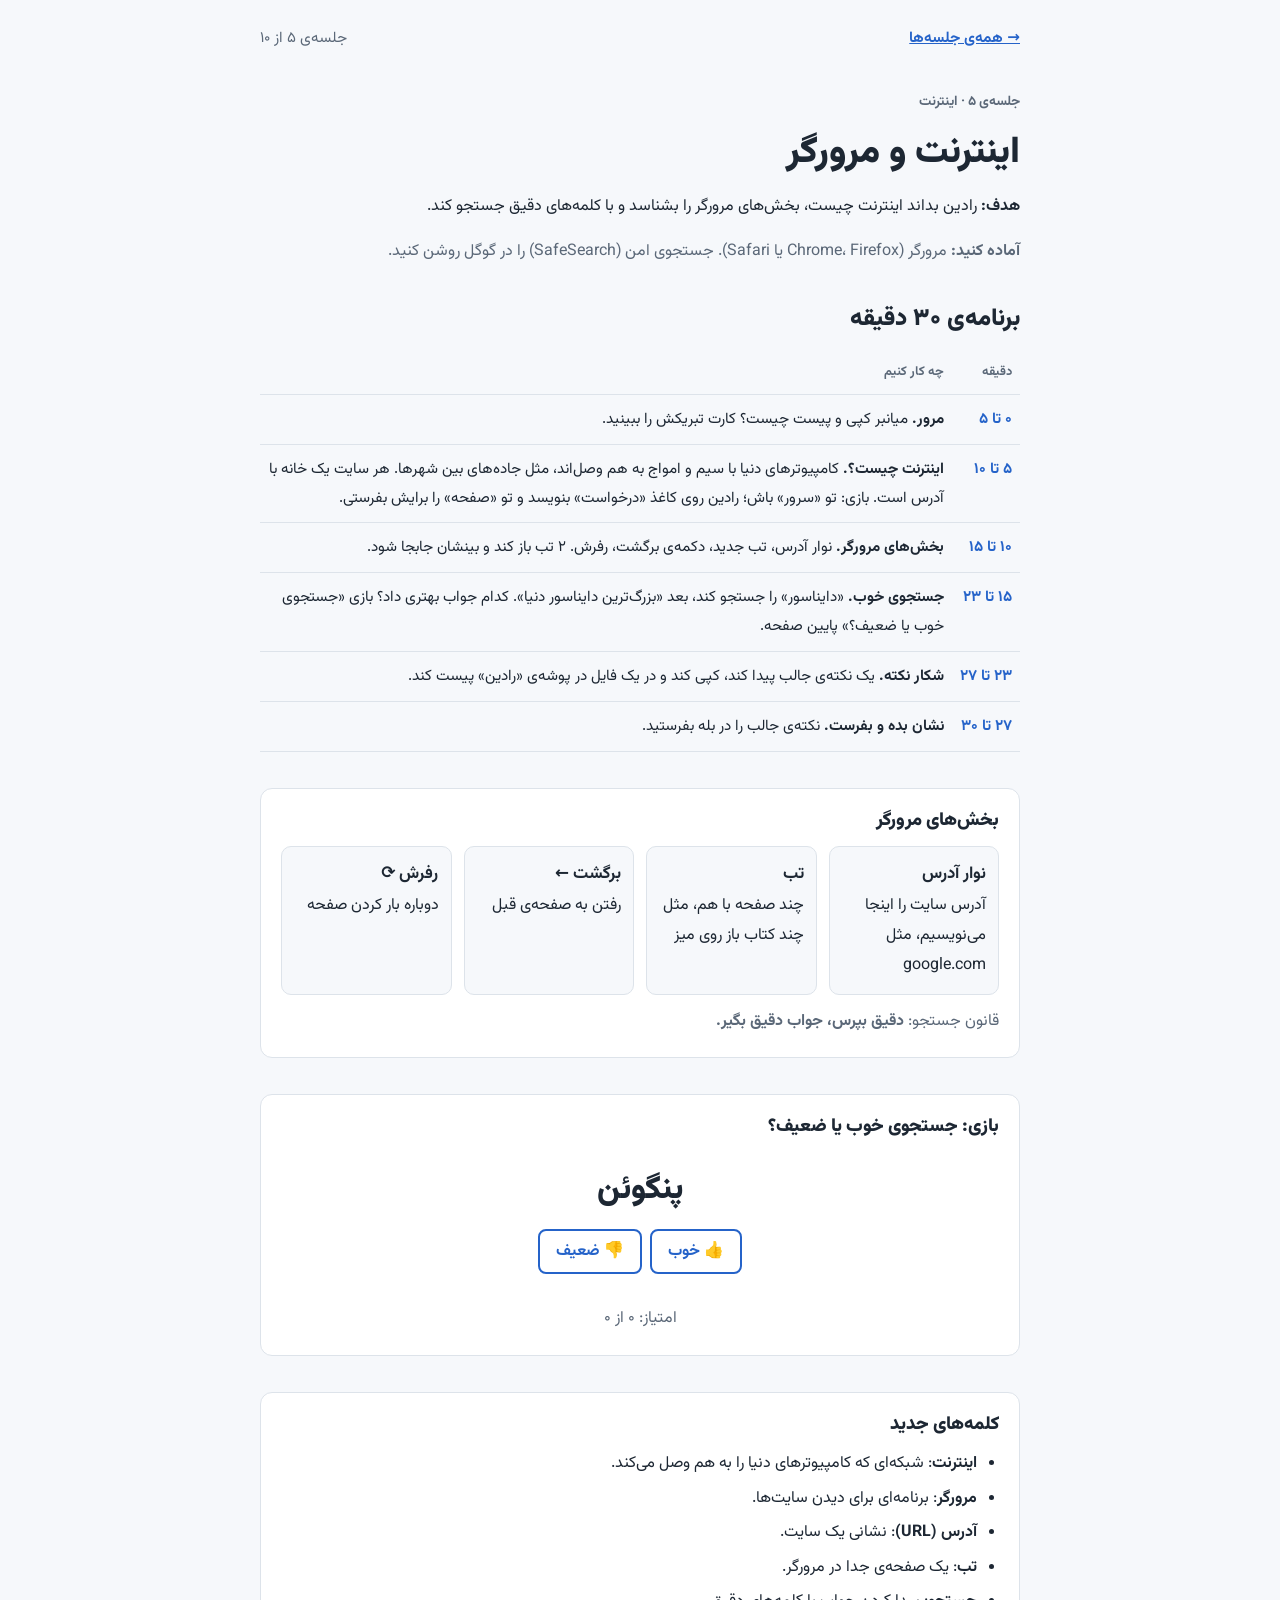
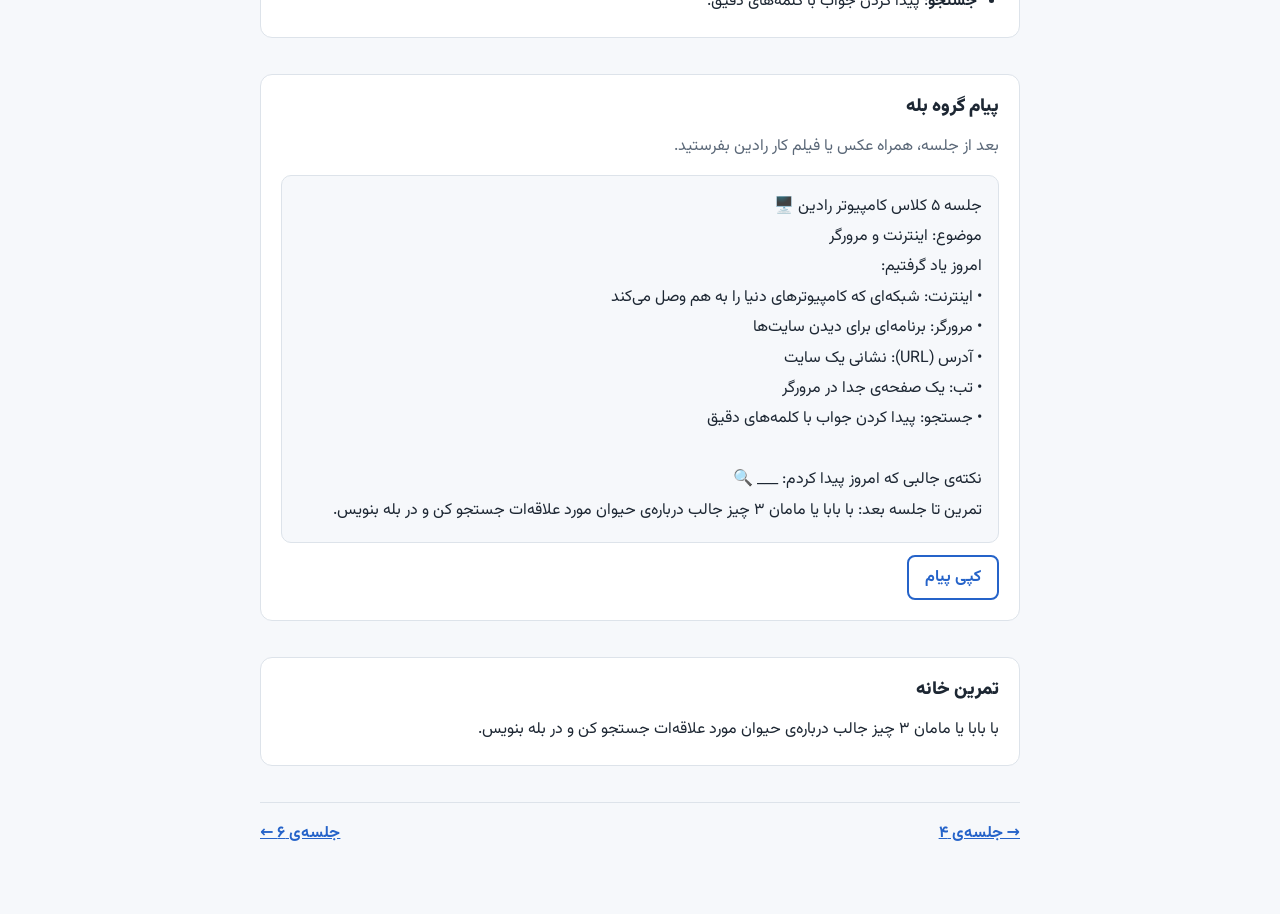
<file: session-5.html>
<!doctype html><html lang="fa" dir="rtl"><head><meta charset="utf-8"><meta name="viewport" content="width=device-width,initial-scale=1,viewport-fit=cover"><title>جلسه‌ی ۵: اینترنت و مرورگر</title><link rel="stylesheet" href="https://fonts.googleapis.com/css2?family=Vazirmatn:wght@400;700;900&display=swap"><link rel="stylesheet" href="style.css?v=740cf947"></head><body><main>
<nav class="topnav"><a href="index.html">→ همه‌ی جلسه‌ها</a><span class="muted">جلسه‌ی ۵ از ۱۰</span></nav>
<header class="hero"><span class="label">جلسه‌ی ۵ · اینترنت</span><h1>اینترنت و مرورگر</h1>
<p><b>هدف:</b> رادین بداند اینترنت چیست، بخش‌های مرورگر را بشناسد و با کلمه‌های دقیق جستجو کند.</p><p class="muted"><b>آماده کنید:</b> مرورگر (Chrome، Firefox یا Safari). جستجوی امن (SafeSearch) را در گوگل روشن کنید.</p></header>
<section><h2>برنامه‌ی ۳۰ دقیقه</h2><div class="wrap"><table><tr><th>دقیقه</th><th>چه کار کنیم</th></tr><tr><td class="t">۰ تا ۵</td><td><b>مرور.</b> میانبر کپی و پیست چیست؟ کارت تبریکش را ببینید.</td></tr><tr><td class="t">۵ تا ۱۰</td><td><b>اینترنت چیست؟.</b> کامپیوترهای دنیا با سیم و امواج به هم وصل‌اند، مثل جاده‌های بین شهرها. هر سایت یک خانه با آدرس است. بازی: تو «سرور» باش؛ رادین روی کاغذ «درخواست» بنویسد و تو «صفحه» را برایش بفرستی.</td></tr><tr><td class="t">۱۰ تا ۱۵</td><td><b>بخش‌های مرورگر.</b> نوار آدرس، تب جدید، دکمه‌ی برگشت، رفرش. ۲ تب باز کند و بینشان جابجا شود.</td></tr><tr><td class="t">۱۵ تا ۲۳</td><td><b>جستجوی خوب.</b> «دایناسور» را جستجو کند، بعد «بزرگ‌ترین دایناسور دنیا». کدام جواب بهتری داد؟ بازی «جستجوی خوب یا ضعیف؟» پایین صفحه.</td></tr><tr><td class="t">۲۳ تا ۲۷</td><td><b>شکار نکته.</b> یک نکته‌ی جالب پیدا کند، کپی کند و در یک فایل در پوشه‌ی «رادین» پیست کند.</td></tr><tr><td class="t">۲۷ تا ۳۰</td><td><b>نشان بده و بفرست.</b> نکته‌ی جالب را در بله بفرستید.</td></tr></table></div></section>
<div class="box"><h3>بخش‌های مرورگر</h3><div class="parts"><div class="part"><b>نوار آدرس</b>آدرس سایت را اینجا می‌نویسیم، مثل google.com</div><div class="part"><b>تب</b>چند صفحه با هم، مثل چند کتاب باز روی میز</div><div class="part"><b>برگشت ←</b>رفتن به صفحه‌ی قبل</div><div class="part"><b>رفرش ⟳</b>دوباره بار کردن صفحه</div></div><p class="muted">قانون جستجو: <b>دقیق بپرس، جواب دقیق بگیر.</b></p></div>
<div class="box"><h3>بازی: جستجوی خوب یا ضعیف؟</h3><div class="sorter" data-a="👍 خوب" data-b="👎 ضعیف" data-items="[[&quot;پنگوئن&quot;, &quot;b&quot;], [&quot;پنگوئن چقدر سریع شنا می‌کند&quot;, &quot;a&quot;], [&quot;بازی&quot;, &quot;b&quot;], [&quot;قوانین شطرنج برای بچه‌ها&quot;, &quot;a&quot;], [&quot;دایناسور&quot;, &quot;b&quot;], [&quot;بزرگ‌ترین دایناسور دنیا&quot;, &quot;a&quot;]]"></div></div>
<div class="box"><h3>کلمه‌های جدید</h3><ul class="tight"><li><b>اینترنت</b>: شبکه‌ای که کامپیوترهای دنیا را به هم وصل می‌کند.</li><li><b>مرورگر</b>: برنامه‌ای برای دیدن سایت‌ها.</li><li><b>آدرس (URL)</b>: نشانی یک سایت.</li><li><b>تب</b>: یک صفحه‌ی جدا در مرورگر.</li><li><b>جستجو</b>: پیدا کردن جواب با کلمه‌های دقیق.</li></ul></div>
<div class="box"><h3>پیام گروه بله</h3><p class="muted">بعد از جلسه، همراه عکس یا فیلم کار رادین بفرستید.</p>
<div class="msg" id="bale">جلسه ۵ کلاس کامپیوتر رادین 🖥️
موضوع: اینترنت و مرورگر
امروز یاد گرفتیم:
• اینترنت: شبکه‌ای که کامپیوترهای دنیا را به هم وصل می‌کند
• مرورگر: برنامه‌ای برای دیدن سایت‌ها
• آدرس (URL): نشانی یک سایت
• تب: یک صفحه‌ی جدا در مرورگر
• جستجو: پیدا کردن جواب با کلمه‌های دقیق

نکته‌ی جالبی که امروز پیدا کردم: ___ 🔍
تمرین تا جلسه بعد: با بابا یا مامان ۳ چیز جالب درباره‌ی حیوان مورد علاقه‌ات جستجو کن و در بله بنویس.</div><div class="row" style="justify-content:flex-start"><button data-copy="bale">کپی پیام</button><span class="muted"></span></div></div>
<div class="box"><h3>تمرین خانه</h3><p>با بابا یا مامان ۳ چیز جالب درباره‌ی حیوان مورد علاقه‌ات جستجو کن و در بله بنویس.</p></div>
<nav class="pager"><a href="session-4.html">→ جلسه‌ی ۴</a><a href="session-6.html">جلسه‌ی ۶ ←</a></nav>
</main><script src="app.js?v=740cf947"></script></body></html>
</file>
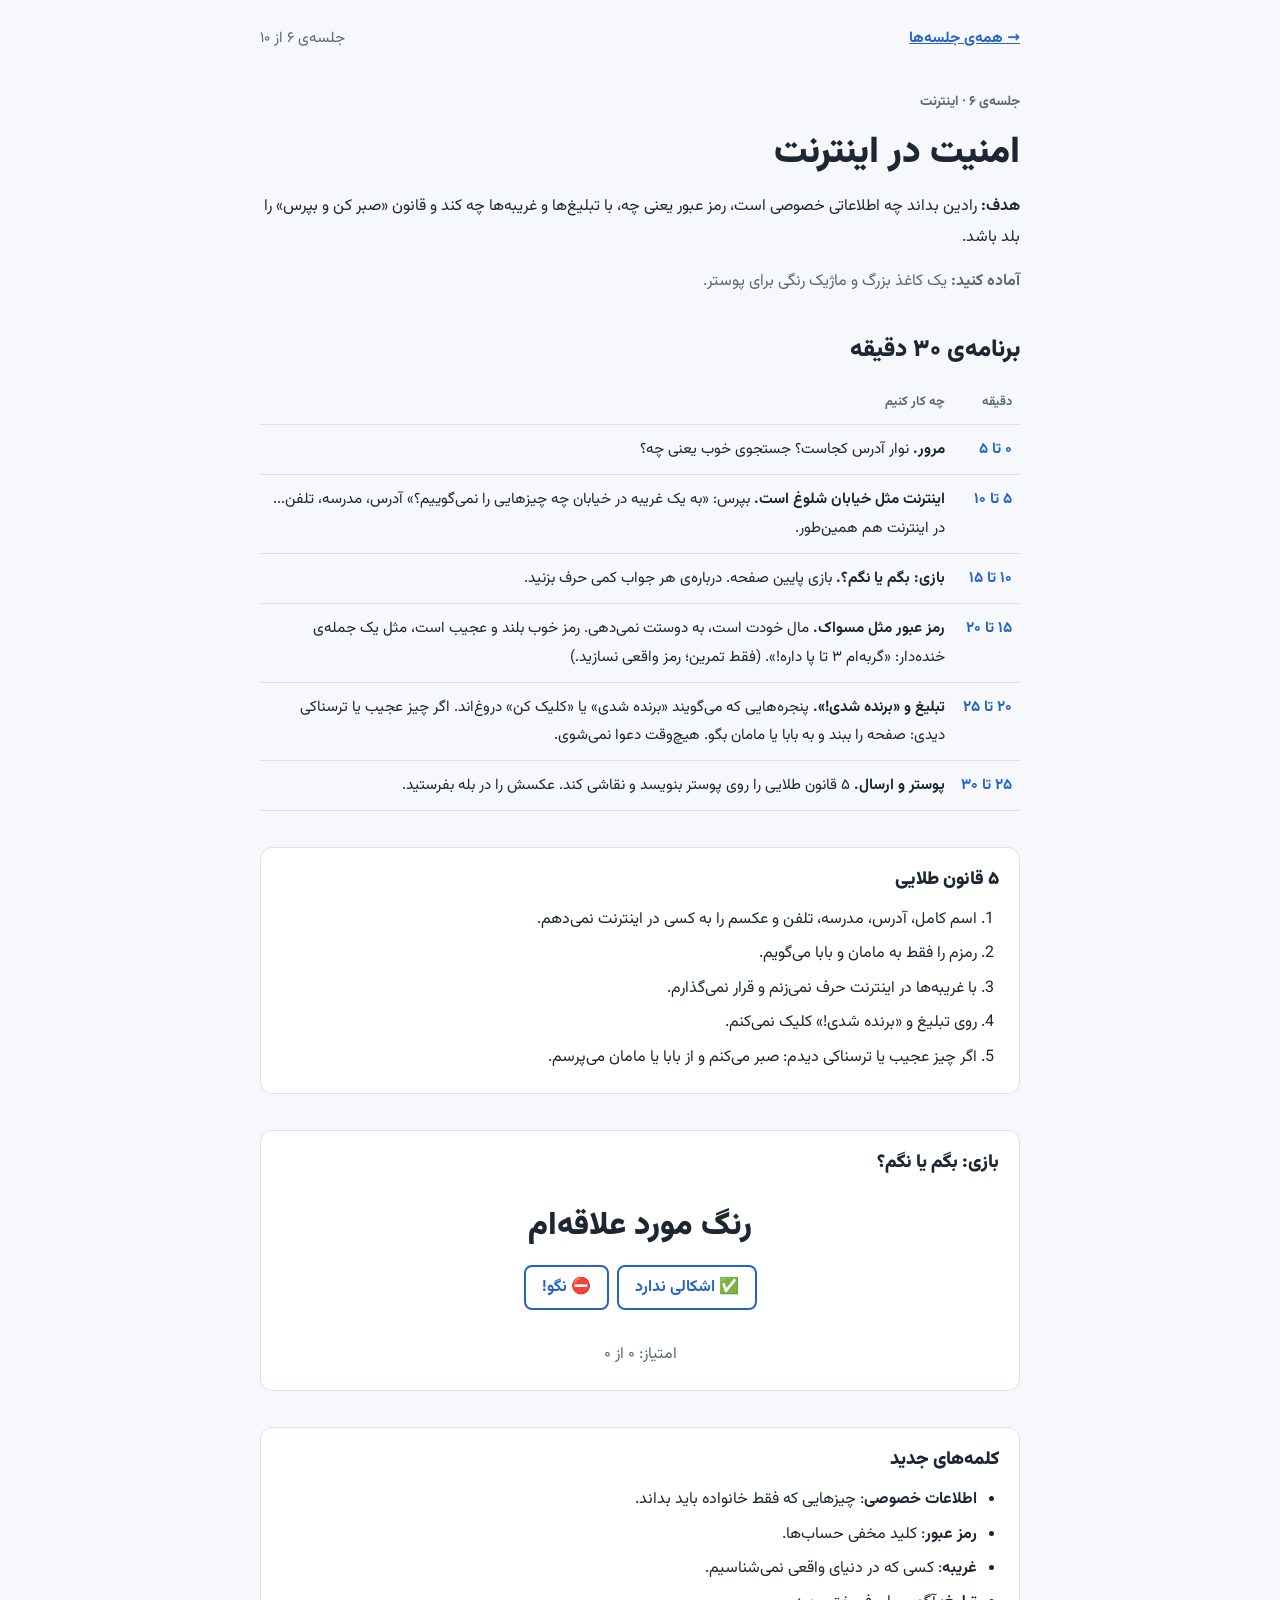
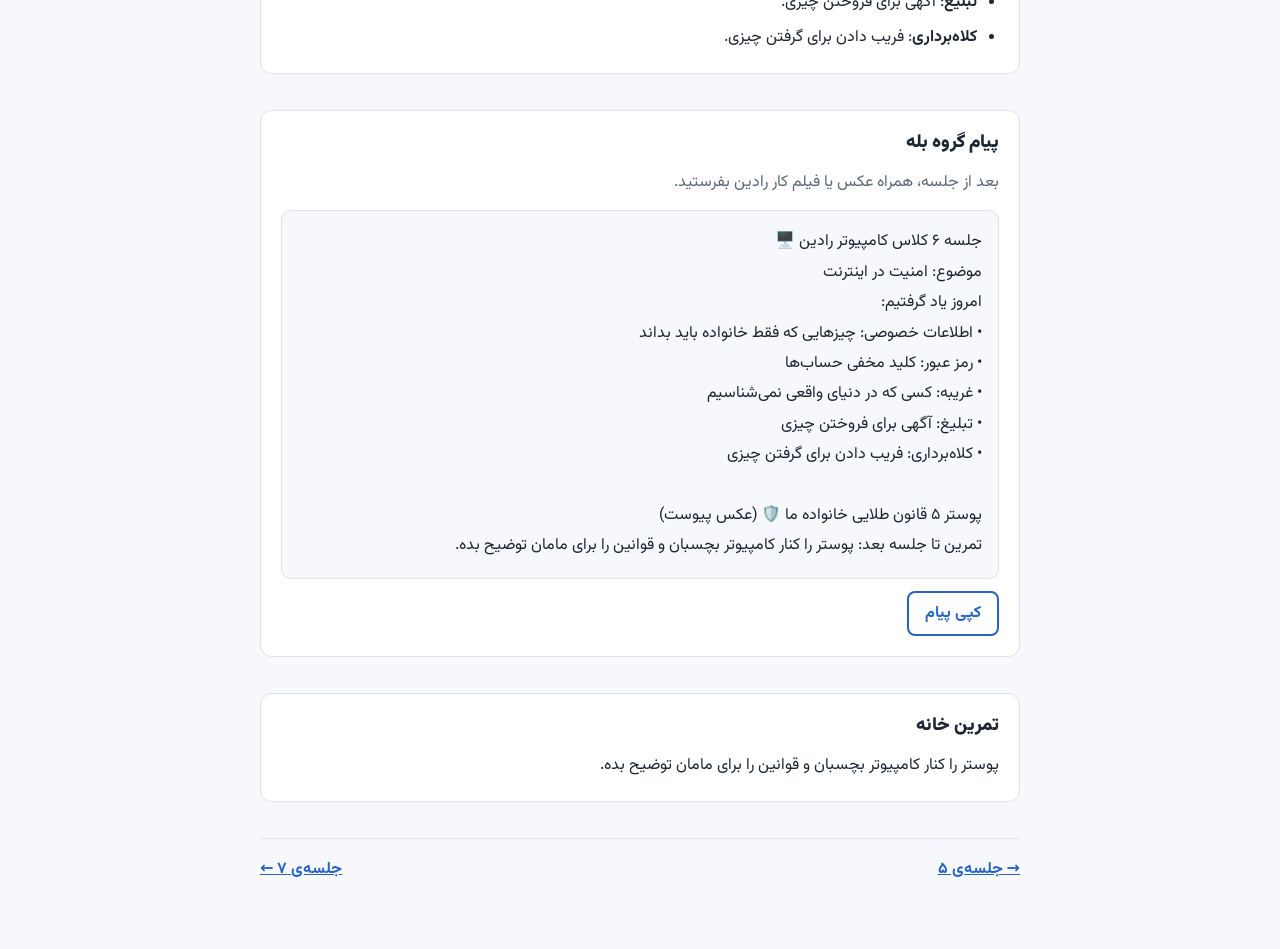
<file: session-6.html>
<!doctype html><html lang="fa" dir="rtl"><head><meta charset="utf-8"><meta name="viewport" content="width=device-width,initial-scale=1,viewport-fit=cover"><title>جلسه‌ی ۶: امنیت در اینترنت</title><link rel="stylesheet" href="https://fonts.googleapis.com/css2?family=Vazirmatn:wght@400;700;900&display=swap"><link rel="stylesheet" href="style.css?v=740cf947"></head><body><main>
<nav class="topnav"><a href="index.html">→ همه‌ی جلسه‌ها</a><span class="muted">جلسه‌ی ۶ از ۱۰</span></nav>
<header class="hero"><span class="label">جلسه‌ی ۶ · اینترنت</span><h1>امنیت در اینترنت</h1>
<p><b>هدف:</b> رادین بداند چه اطلاعاتی خصوصی است، رمز عبور یعنی چه، با تبلیغ‌ها و غریبه‌ها چه کند و قانون «صبر کن و بپرس» را بلد باشد.</p><p class="muted"><b>آماده کنید:</b> یک کاغذ بزرگ و ماژیک رنگی برای پوستر.</p></header>
<section><h2>برنامه‌ی ۳۰ دقیقه</h2><div class="wrap"><table><tr><th>دقیقه</th><th>چه کار کنیم</th></tr><tr><td class="t">۰ تا ۵</td><td><b>مرور.</b> نوار آدرس کجاست؟ جستجوی خوب یعنی چه؟</td></tr><tr><td class="t">۵ تا ۱۰</td><td><b>اینترنت مثل خیابان شلوغ است.</b> بپرس: «به یک غریبه در خیابان چه چیزهایی را نمی‌گوییم؟» آدرس، مدرسه، تلفن... در اینترنت هم همین‌طور.</td></tr><tr><td class="t">۱۰ تا ۱۵</td><td><b>بازی: بگم یا نگم؟.</b> بازی پایین صفحه. درباره‌ی هر جواب کمی حرف بزنید.</td></tr><tr><td class="t">۱۵ تا ۲۰</td><td><b>رمز عبور مثل مسواک.</b> مال خودت است، به دوستت نمی‌دهی. رمز خوب بلند و عجیب است، مثل یک جمله‌ی خنده‌دار: «گربه‌ام ۳ تا پا داره!». (فقط تمرین؛ رمز واقعی نسازید.)</td></tr><tr><td class="t">۲۰ تا ۲۵</td><td><b>تبلیغ و «برنده شدی!».</b> پنجره‌هایی که می‌گویند «برنده شدی» یا «کلیک کن» دروغ‌اند. اگر چیز عجیب یا ترسناکی دیدی: صفحه را ببند و به بابا یا مامان بگو. هیچ‌وقت دعوا نمی‌شوی.</td></tr><tr><td class="t">۲۵ تا ۳۰</td><td><b>پوستر و ارسال.</b> ۵ قانون طلایی را روی پوستر بنویسد و نقاشی کند. عکسش را در بله بفرستید.</td></tr></table></div></section>
<div class="box"><h3>۵ قانون طلایی</h3><ol class="tight"><li>اسم کامل، آدرس، مدرسه، تلفن و عکسم را به کسی در اینترنت نمی‌دهم.</li><li>رمزم را فقط به مامان و بابا می‌گویم.</li><li>با غریبه‌ها در اینترنت حرف نمی‌زنم و قرار نمی‌گذارم.</li><li>روی تبلیغ و «برنده شدی!» کلیک نمی‌کنم.</li><li>اگر چیز عجیب یا ترسناکی دیدم: صبر می‌کنم و از بابا یا مامان می‌پرسم.</li></ol></div>
<div class="box"><h3>بازی: بگم یا نگم؟</h3><div class="sorter" data-a="✅ اشکالی ندارد" data-b="⛔ نگو!" data-items="[[&quot;رنگ مورد علاقه‌ام&quot;, &quot;a&quot;], [&quot;آدرس خانه&quot;, &quot;b&quot;], [&quot;اسم مدرسه‌ام&quot;, &quot;b&quot;], [&quot;رمز عبورم&quot;, &quot;b&quot;], [&quot;بازی مورد علاقه‌ام&quot;, &quot;a&quot;], [&quot;شماره تلفن&quot;, &quot;b&quot;], [&quot;حیوان مورد علاقه‌ام&quot;, &quot;a&quot;], [&quot;عکس خودم برای یک غریبه&quot;, &quot;b&quot;]]"></div></div>
<div class="box"><h3>کلمه‌های جدید</h3><ul class="tight"><li><b>اطلاعات خصوصی</b>: چیزهایی که فقط خانواده باید بداند.</li><li><b>رمز عبور</b>: کلید مخفی حساب‌ها.</li><li><b>غریبه</b>: کسی که در دنیای واقعی نمی‌شناسیم.</li><li><b>تبلیغ</b>: آگهی برای فروختن چیزی.</li><li><b>کلاه‌برداری</b>: فریب دادن برای گرفتن چیزی.</li></ul></div>
<div class="box"><h3>پیام گروه بله</h3><p class="muted">بعد از جلسه، همراه عکس یا فیلم کار رادین بفرستید.</p>
<div class="msg" id="bale">جلسه ۶ کلاس کامپیوتر رادین 🖥️
موضوع: امنیت در اینترنت
امروز یاد گرفتیم:
• اطلاعات خصوصی: چیزهایی که فقط خانواده باید بداند
• رمز عبور: کلید مخفی حساب‌ها
• غریبه: کسی که در دنیای واقعی نمی‌شناسیم
• تبلیغ: آگهی برای فروختن چیزی
• کلاه‌برداری: فریب دادن برای گرفتن چیزی

پوستر ۵ قانون طلایی خانواده ما 🛡️ (عکس پیوست)
تمرین تا جلسه بعد: پوستر را کنار کامپیوتر بچسبان و قوانین را برای مامان توضیح بده.</div><div class="row" style="justify-content:flex-start"><button data-copy="bale">کپی پیام</button><span class="muted"></span></div></div>
<div class="box"><h3>تمرین خانه</h3><p>پوستر را کنار کامپیوتر بچسبان و قوانین را برای مامان توضیح بده.</p></div>
<nav class="pager"><a href="session-5.html">→ جلسه‌ی ۵</a><a href="session-7.html">جلسه‌ی ۷ ←</a></nav>
</main><script src="app.js?v=740cf947"></script></body></html>
</file>
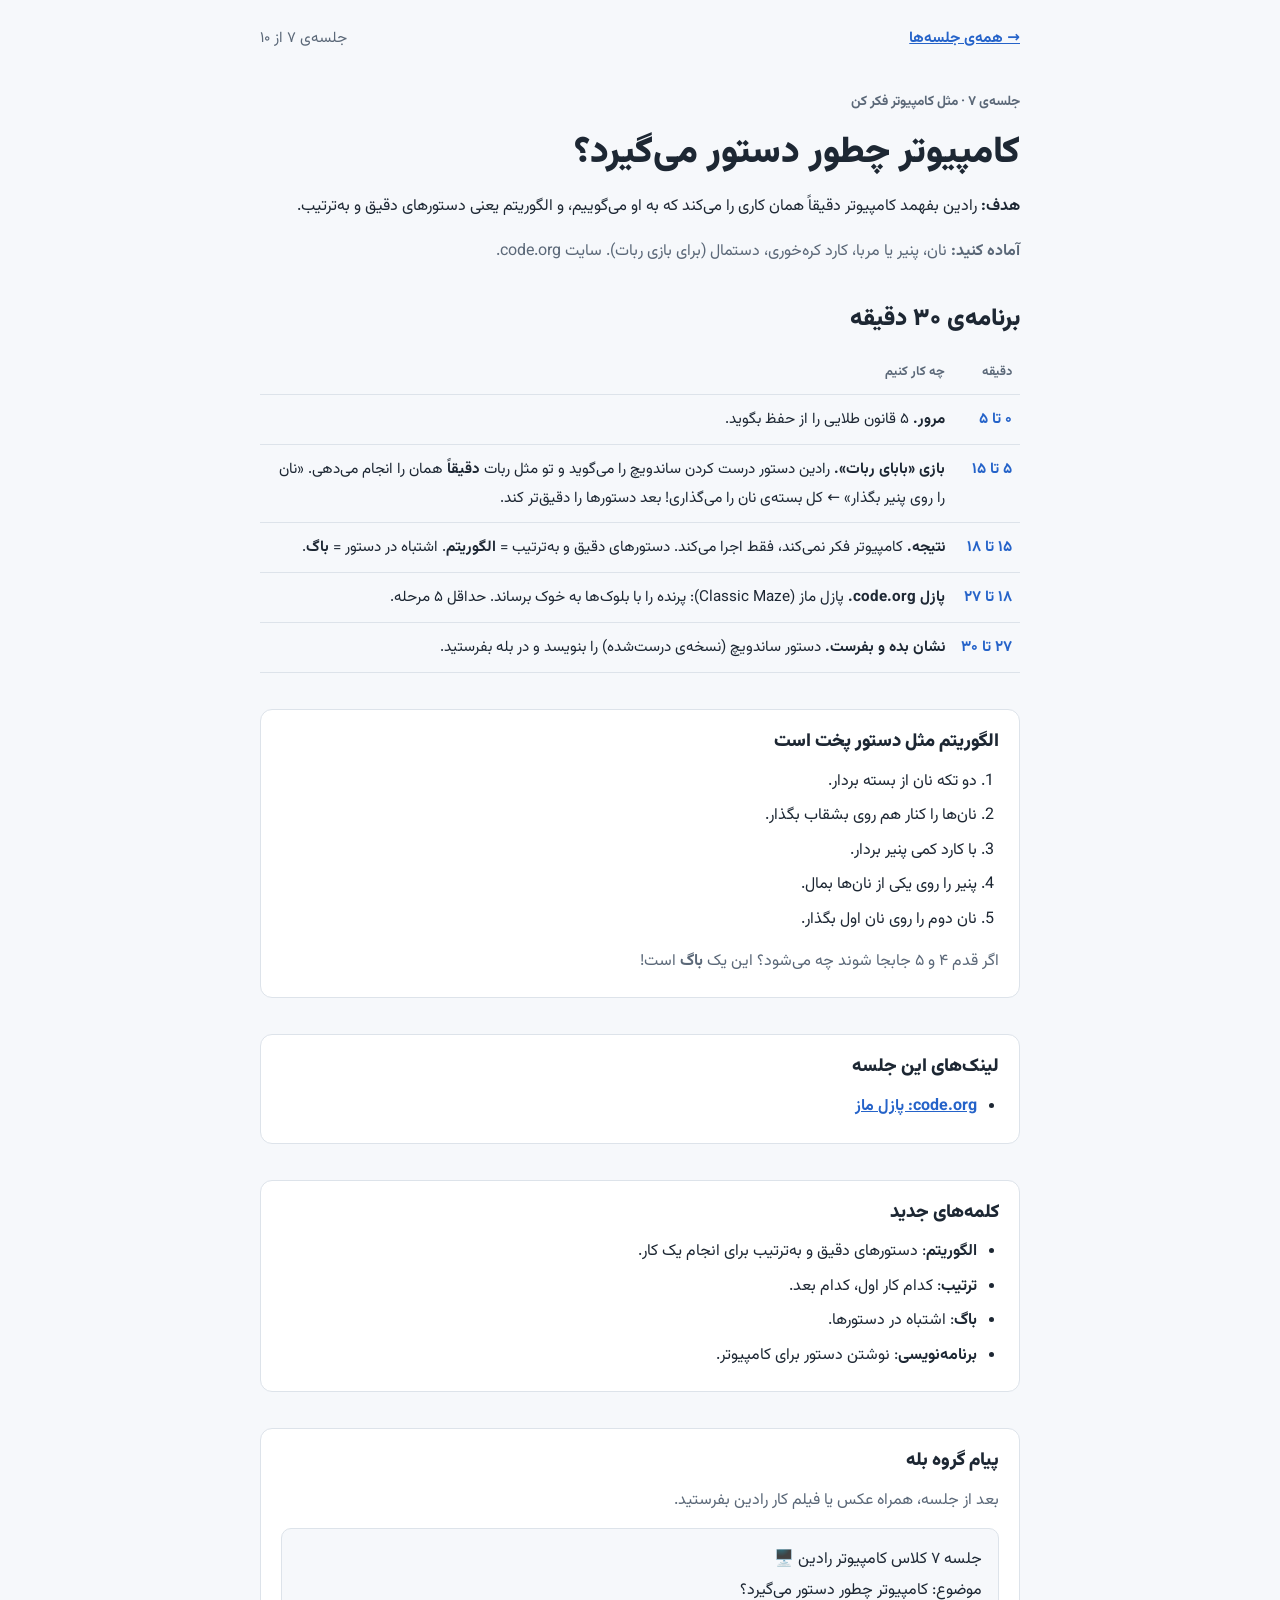
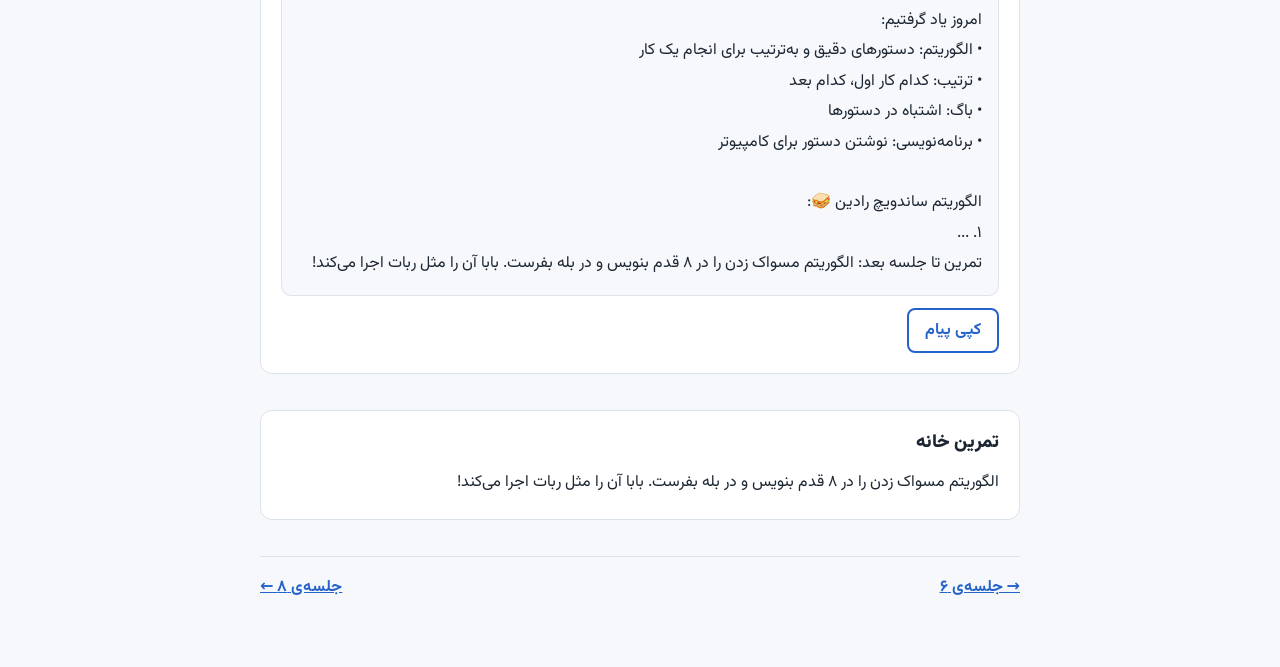
<file: session-7.html>
<!doctype html><html lang="fa" dir="rtl"><head><meta charset="utf-8"><meta name="viewport" content="width=device-width,initial-scale=1,viewport-fit=cover"><title>جلسه‌ی ۷: کامپیوتر چطور دستور می‌گیرد؟</title><link rel="stylesheet" href="https://fonts.googleapis.com/css2?family=Vazirmatn:wght@400;700;900&display=swap"><link rel="stylesheet" href="style.css?v=740cf947"></head><body><main>
<nav class="topnav"><a href="index.html">→ همه‌ی جلسه‌ها</a><span class="muted">جلسه‌ی ۷ از ۱۰</span></nav>
<header class="hero"><span class="label">جلسه‌ی ۷ · مثل کامپیوتر فکر کن</span><h1>کامپیوتر چطور دستور می‌گیرد؟</h1>
<p><b>هدف:</b> رادین بفهمد کامپیوتر دقیقاً همان کاری را می‌کند که به او می‌گوییم، و الگوریتم یعنی دستورهای دقیق و به‌ترتیب.</p><p class="muted"><b>آماده کنید:</b> نان، پنیر یا مربا، کارد کره‌خوری، دستمال (برای بازی ربات). سایت code.org.</p></header>
<section><h2>برنامه‌ی ۳۰ دقیقه</h2><div class="wrap"><table><tr><th>دقیقه</th><th>چه کار کنیم</th></tr><tr><td class="t">۰ تا ۵</td><td><b>مرور.</b> ۵ قانون طلایی را از حفظ بگوید.</td></tr><tr><td class="t">۵ تا ۱۵</td><td><b>بازی «بابای ربات».</b> رادین دستور درست کردن ساندویچ را می‌گوید و تو مثل ربات <b>دقیقاً</b> همان را انجام می‌دهی. «نان را روی پنیر بگذار» ← کل بسته‌ی نان را می‌گذاری! بعد دستورها را دقیق‌تر کند.</td></tr><tr><td class="t">۱۵ تا ۱۸</td><td><b>نتیجه.</b> کامپیوتر فکر نمی‌کند، فقط اجرا می‌کند. دستورهای دقیق و به‌ترتیب = <b>الگوریتم</b>. اشتباه در دستور = <b>باگ</b>.</td></tr><tr><td class="t">۱۸ تا ۲۷</td><td><b>پازل code.org.</b> پازل ماز (Classic Maze): پرنده را با بلوک‌ها به خوک برساند. حداقل ۵ مرحله.</td></tr><tr><td class="t">۲۷ تا ۳۰</td><td><b>نشان بده و بفرست.</b> دستور ساندویچ (نسخه‌ی درست‌شده) را بنویسد و در بله بفرستید.</td></tr></table></div></section>
<div class="box"><h3>الگوریتم مثل دستور پخت است</h3><ol class="tight"><li>دو تکه نان از بسته بردار.</li><li>نان‌ها را کنار هم روی بشقاب بگذار.</li><li>با کارد کمی پنیر بردار.</li><li>پنیر را روی یکی از نان‌ها بمال.</li><li>نان دوم را روی نان اول بگذار.</li></ol><p class="muted">اگر قدم ۴ و ۵ جابجا شوند چه می‌شود؟ این یک <b>باگ</b> است!</p></div>
<div class="box"><h3>لینک‌های این جلسه</h3><ul class="tight"><li><a href="https://studio.code.org/hoc/1" target="_blank" rel="noopener">code.org: پازل ماز</a></li></ul></div>
<div class="box"><h3>کلمه‌های جدید</h3><ul class="tight"><li><b>الگوریتم</b>: دستورهای دقیق و به‌ترتیب برای انجام یک کار.</li><li><b>ترتیب</b>: کدام کار اول، کدام بعد.</li><li><b>باگ</b>: اشتباه در دستورها.</li><li><b>برنامه‌نویسی</b>: نوشتن دستور برای کامپیوتر.</li></ul></div>
<div class="box"><h3>پیام گروه بله</h3><p class="muted">بعد از جلسه، همراه عکس یا فیلم کار رادین بفرستید.</p>
<div class="msg" id="bale">جلسه ۷ کلاس کامپیوتر رادین 🖥️
موضوع: کامپیوتر چطور دستور می‌گیرد؟
امروز یاد گرفتیم:
• الگوریتم: دستورهای دقیق و به‌ترتیب برای انجام یک کار
• ترتیب: کدام کار اول، کدام بعد
• باگ: اشتباه در دستورها
• برنامه‌نویسی: نوشتن دستور برای کامپیوتر

الگوریتم ساندویچ رادین 🥪:
۱. ...
تمرین تا جلسه بعد: الگوریتم مسواک زدن را در ۸ قدم بنویس و در بله بفرست. بابا آن را مثل ربات اجرا می‌کند!</div><div class="row" style="justify-content:flex-start"><button data-copy="bale">کپی پیام</button><span class="muted"></span></div></div>
<div class="box"><h3>تمرین خانه</h3><p>الگوریتم مسواک زدن را در ۸ قدم بنویس و در بله بفرست. بابا آن را مثل ربات اجرا می‌کند!</p></div>
<nav class="pager"><a href="session-6.html">→ جلسه‌ی ۶</a><a href="session-8.html">جلسه‌ی ۸ ←</a></nav>
</main><script src="app.js?v=740cf947"></script></body></html>
</file>
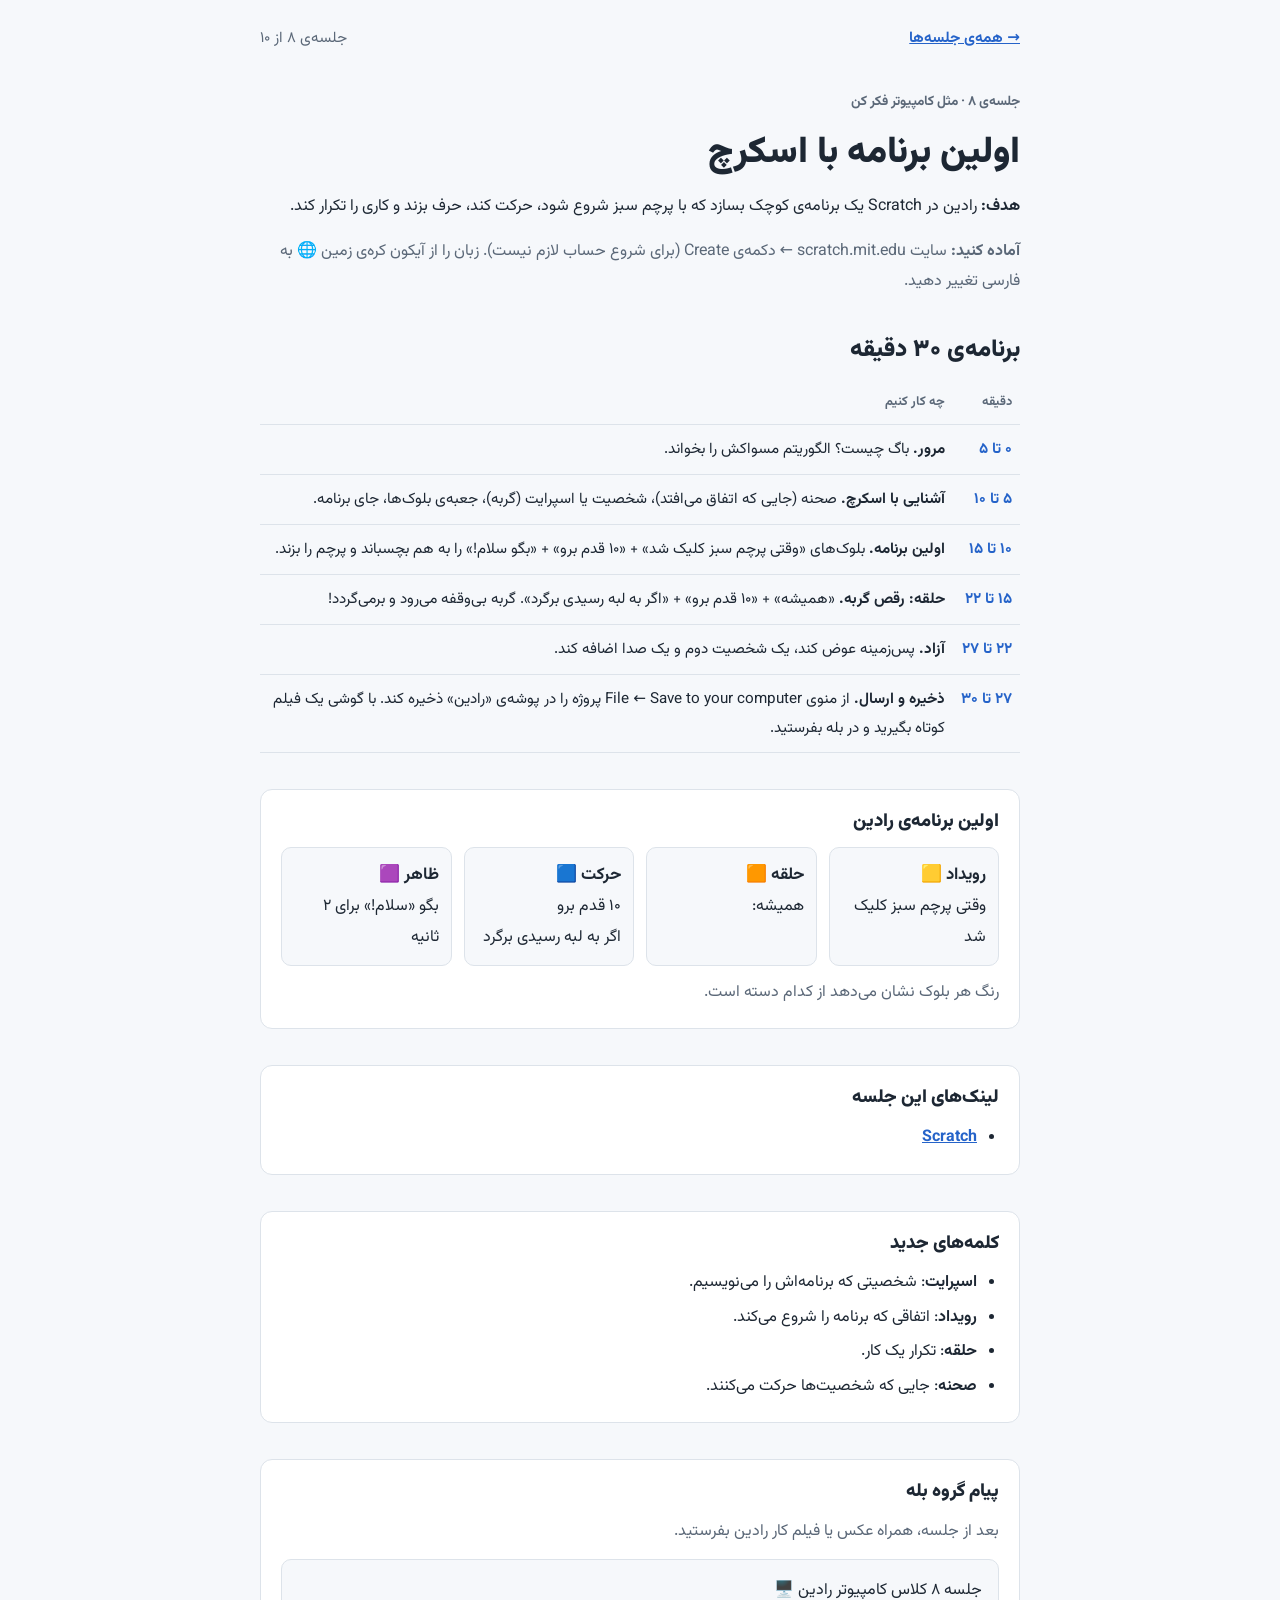
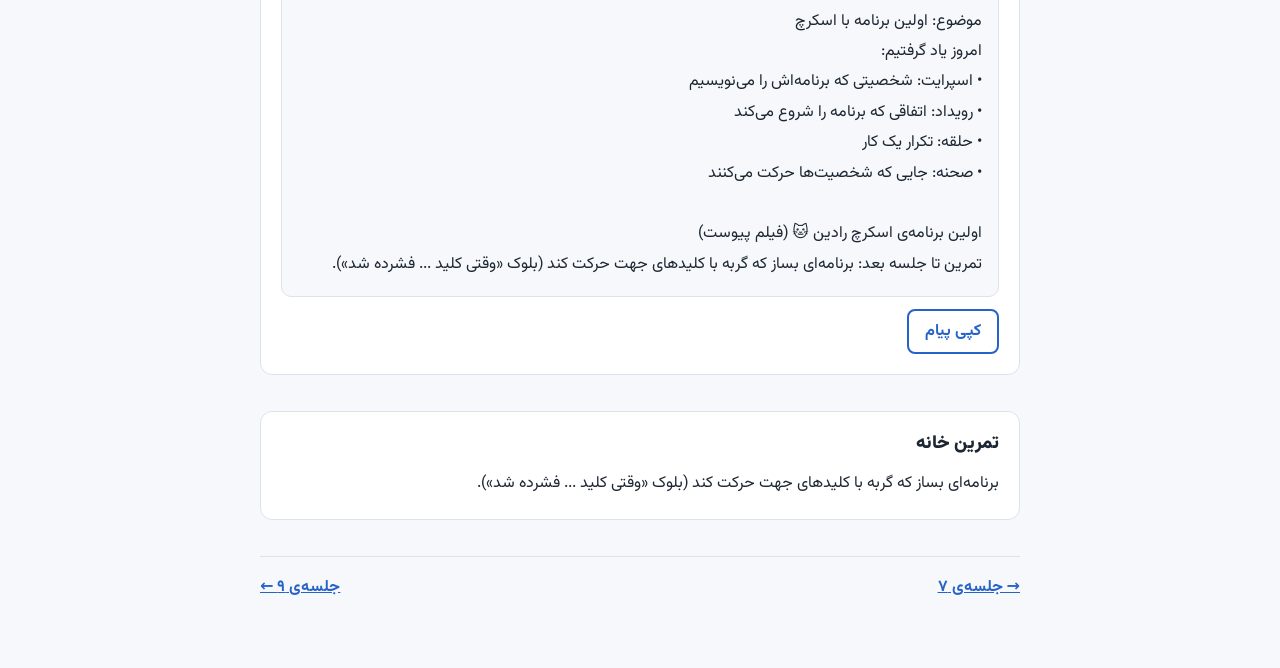
<file: session-8.html>
<!doctype html><html lang="fa" dir="rtl"><head><meta charset="utf-8"><meta name="viewport" content="width=device-width,initial-scale=1,viewport-fit=cover"><title>جلسه‌ی ۸: اولین برنامه با اسکرچ</title><link rel="stylesheet" href="https://fonts.googleapis.com/css2?family=Vazirmatn:wght@400;700;900&display=swap"><link rel="stylesheet" href="style.css?v=740cf947"></head><body><main>
<nav class="topnav"><a href="index.html">→ همه‌ی جلسه‌ها</a><span class="muted">جلسه‌ی ۸ از ۱۰</span></nav>
<header class="hero"><span class="label">جلسه‌ی ۸ · مثل کامپیوتر فکر کن</span><h1>اولین برنامه با اسکرچ</h1>
<p><b>هدف:</b> رادین در Scratch یک برنامه‌ی کوچک بسازد که با پرچم سبز شروع شود، حرکت کند، حرف بزند و کاری را تکرار کند.</p><p class="muted"><b>آماده کنید:</b> سایت scratch.mit.edu ← دکمه‌ی Create (برای شروع حساب لازم نیست). زبان را از آیکون کره‌ی زمین 🌐 به فارسی تغییر دهید.</p></header>
<section><h2>برنامه‌ی ۳۰ دقیقه</h2><div class="wrap"><table><tr><th>دقیقه</th><th>چه کار کنیم</th></tr><tr><td class="t">۰ تا ۵</td><td><b>مرور.</b> باگ چیست؟ الگوریتم مسواکش را بخواند.</td></tr><tr><td class="t">۵ تا ۱۰</td><td><b>آشنایی با اسکرچ.</b> صحنه (جایی که اتفاق می‌افتد)، شخصیت یا اسپرایت (گربه)، جعبه‌ی بلوک‌ها، جای برنامه.</td></tr><tr><td class="t">۱۰ تا ۱۵</td><td><b>اولین برنامه.</b> بلوک‌های «وقتی پرچم سبز کلیک شد» + «۱۰ قدم برو» + «بگو سلام!» را به هم بچسباند و پرچم را بزند.</td></tr><tr><td class="t">۱۵ تا ۲۲</td><td><b>حلقه: رقص گربه.</b> «همیشه» + «۱۰ قدم برو» + «اگر به لبه رسیدی برگرد». گربه بی‌وقفه می‌رود و برمی‌گردد!</td></tr><tr><td class="t">۲۲ تا ۲۷</td><td><b>آزاد.</b> پس‌زمینه عوض کند، یک شخصیت دوم و یک صدا اضافه کند.</td></tr><tr><td class="t">۲۷ تا ۳۰</td><td><b>ذخیره و ارسال.</b> از منوی File ← Save to your computer پروژه را در پوشه‌ی «رادین» ذخیره کند. با گوشی یک فیلم کوتاه بگیرید و در بله بفرستید.</td></tr></table></div></section>
<div class="box"><h3>اولین برنامه‌ی رادین</h3><div class="parts"><div class="part"><b>رویداد 🟨</b>وقتی پرچم سبز کلیک شد</div><div class="part"><b>حلقه 🟧</b>همیشه:</div><div class="part"><b>حرکت 🟦</b>۱۰ قدم برو<br>اگر به لبه رسیدی برگرد</div><div class="part"><b>ظاهر 🟪</b>بگو «سلام!» برای ۲ ثانیه</div></div><p class="muted">رنگ هر بلوک نشان می‌دهد از کدام دسته است.</p></div>
<div class="box"><h3>لینک‌های این جلسه</h3><ul class="tight"><li><a href="https://scratch.mit.edu/projects/editor/" target="_blank" rel="noopener">Scratch</a></li></ul></div>
<div class="box"><h3>کلمه‌های جدید</h3><ul class="tight"><li><b>اسپرایت</b>: شخصیتی که برنامه‌اش را می‌نویسیم.</li><li><b>رویداد</b>: اتفاقی که برنامه را شروع می‌کند.</li><li><b>حلقه</b>: تکرار یک کار.</li><li><b>صحنه</b>: جایی که شخصیت‌ها حرکت می‌کنند.</li></ul></div>
<div class="box"><h3>پیام گروه بله</h3><p class="muted">بعد از جلسه، همراه عکس یا فیلم کار رادین بفرستید.</p>
<div class="msg" id="bale">جلسه ۸ کلاس کامپیوتر رادین 🖥️
موضوع: اولین برنامه با اسکرچ
امروز یاد گرفتیم:
• اسپرایت: شخصیتی که برنامه‌اش را می‌نویسیم
• رویداد: اتفاقی که برنامه را شروع می‌کند
• حلقه: تکرار یک کار
• صحنه: جایی که شخصیت‌ها حرکت می‌کنند

اولین برنامه‌ی اسکرچ رادین 🐱 (فیلم پیوست)
تمرین تا جلسه بعد: برنامه‌ای بساز که گربه با کلیدهای جهت حرکت کند (بلوک «وقتی کلید ... فشرده شد»).</div><div class="row" style="justify-content:flex-start"><button data-copy="bale">کپی پیام</button><span class="muted"></span></div></div>
<div class="box"><h3>تمرین خانه</h3><p>برنامه‌ای بساز که گربه با کلیدهای جهت حرکت کند (بلوک «وقتی کلید ... فشرده شد»).</p></div>
<nav class="pager"><a href="session-7.html">→ جلسه‌ی ۷</a><a href="session-9.html">جلسه‌ی ۹ ←</a></nav>
</main><script src="app.js?v=740cf947"></script></body></html>
</file>
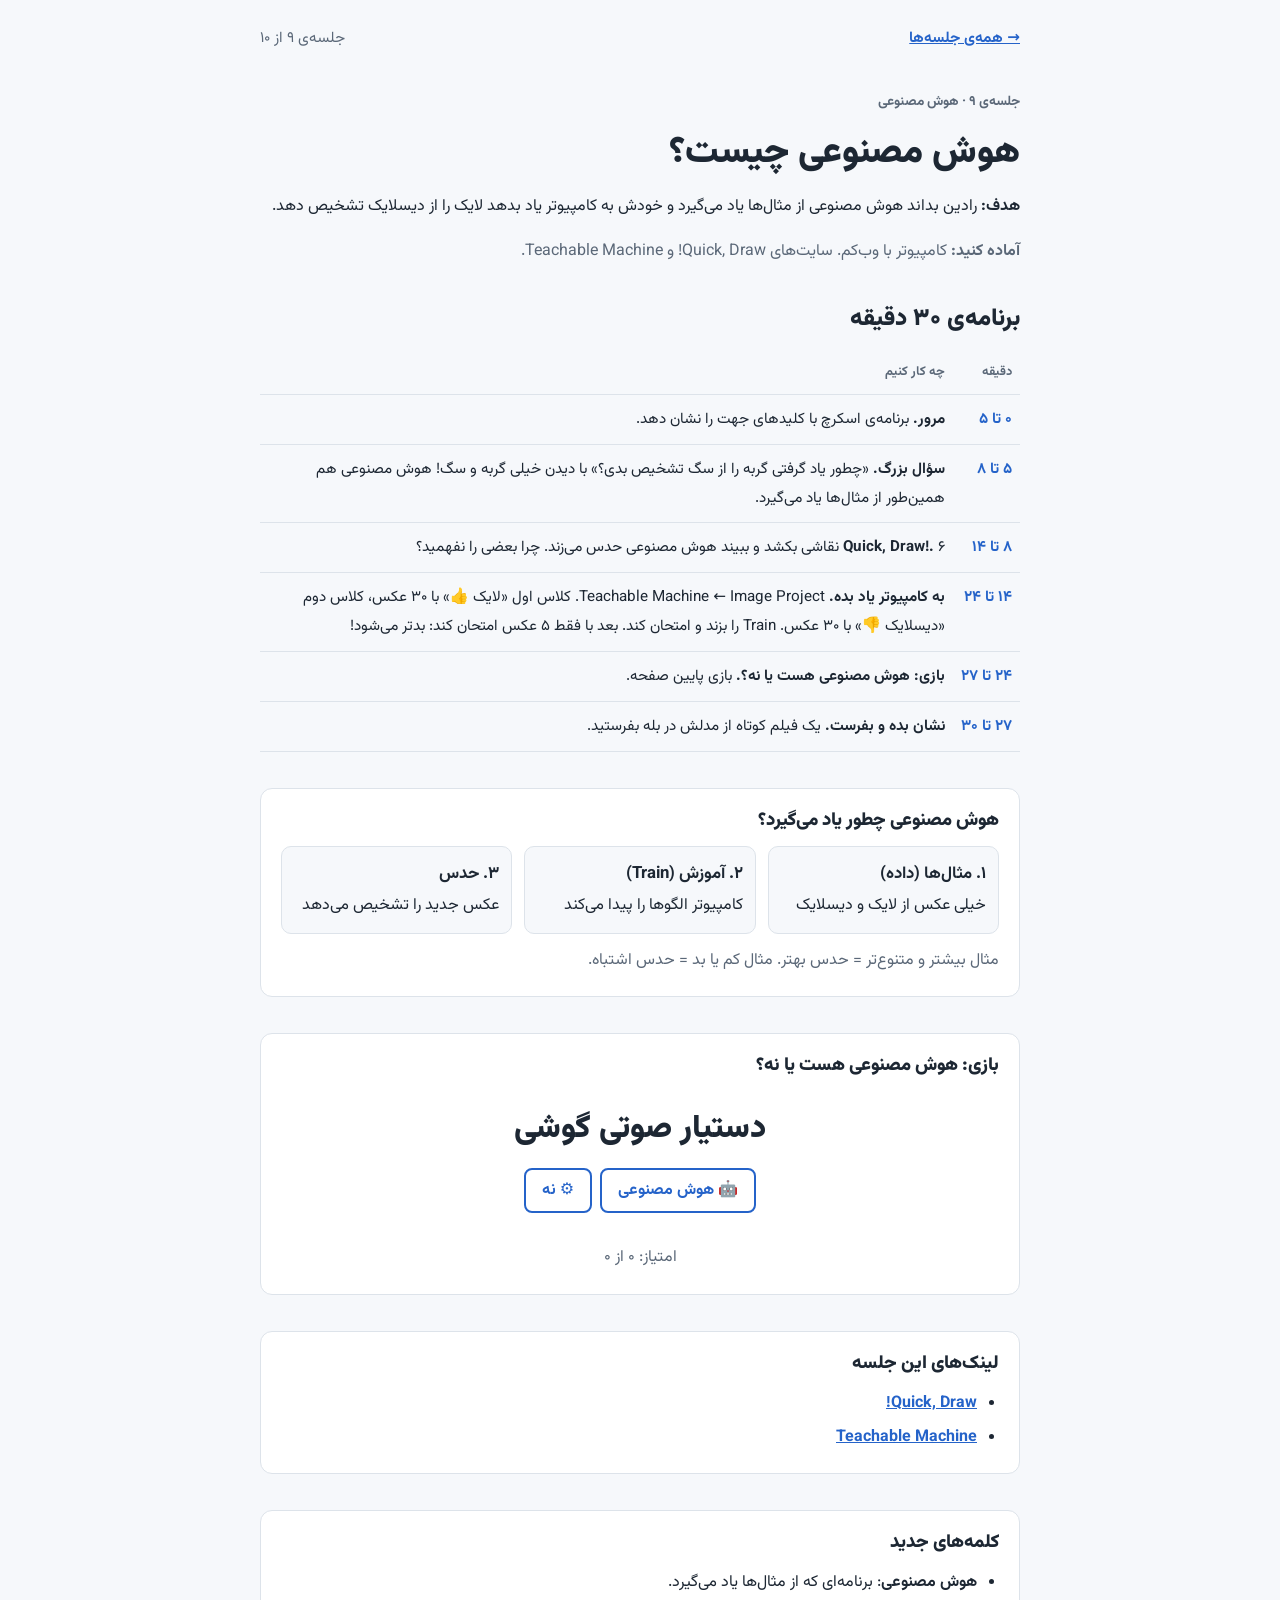
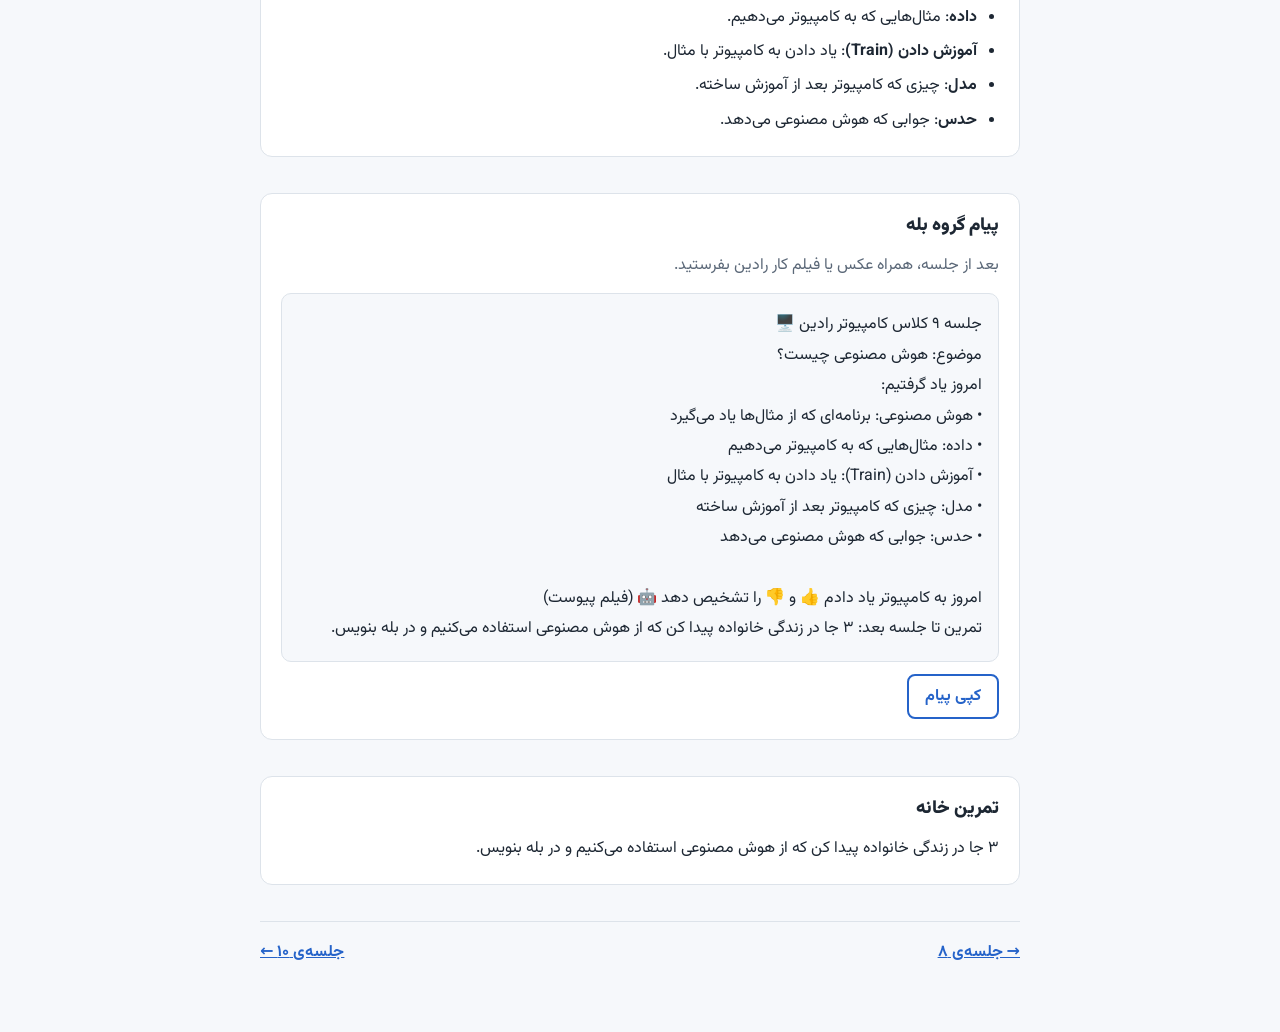
<file: session-9.html>
<!doctype html><html lang="fa" dir="rtl"><head><meta charset="utf-8"><meta name="viewport" content="width=device-width,initial-scale=1,viewport-fit=cover"><title>جلسه‌ی ۹: هوش مصنوعی چیست؟</title><link rel="stylesheet" href="https://fonts.googleapis.com/css2?family=Vazirmatn:wght@400;700;900&display=swap"><link rel="stylesheet" href="style.css?v=740cf947"></head><body><main>
<nav class="topnav"><a href="index.html">→ همه‌ی جلسه‌ها</a><span class="muted">جلسه‌ی ۹ از ۱۰</span></nav>
<header class="hero"><span class="label">جلسه‌ی ۹ · هوش مصنوعی</span><h1>هوش مصنوعی چیست؟</h1>
<p><b>هدف:</b> رادین بداند هوش مصنوعی از مثال‌ها یاد می‌گیرد و خودش به کامپیوتر یاد بدهد لایک را از دیسلایک تشخیص دهد.</p><p class="muted"><b>آماده کنید:</b> کامپیوتر با وب‌کم. سایت‌های Quick, Draw! و Teachable Machine.</p></header>
<section><h2>برنامه‌ی ۳۰ دقیقه</h2><div class="wrap"><table><tr><th>دقیقه</th><th>چه کار کنیم</th></tr><tr><td class="t">۰ تا ۵</td><td><b>مرور.</b> برنامه‌ی اسکرچ با کلیدهای جهت را نشان دهد.</td></tr><tr><td class="t">۵ تا ۸</td><td><b>سؤال بزرگ.</b> «چطور یاد گرفتی گربه را از سگ تشخیص بدی؟» با دیدن خیلی گربه و سگ! هوش مصنوعی هم همین‌طور از مثال‌ها یاد می‌گیرد.</td></tr><tr><td class="t">۸ تا ۱۴</td><td><b>Quick, Draw!.</b> ۶ نقاشی بکشد و ببیند هوش مصنوعی حدس می‌زند. چرا بعضی را نفهمید؟</td></tr><tr><td class="t">۱۴ تا ۲۴</td><td><b>به کامپیوتر یاد بده.</b> Teachable Machine ← Image Project. کلاس اول «لایک 👍» با ۳۰ عکس، کلاس دوم «دیسلایک 👎» با ۳۰ عکس. Train را بزند و امتحان کند. بعد با فقط ۵ عکس امتحان کند: بدتر می‌شود!</td></tr><tr><td class="t">۲۴ تا ۲۷</td><td><b>بازی: هوش مصنوعی هست یا نه؟.</b> بازی پایین صفحه.</td></tr><tr><td class="t">۲۷ تا ۳۰</td><td><b>نشان بده و بفرست.</b> یک فیلم کوتاه از مدلش در بله بفرستید.</td></tr></table></div></section>
<div class="box"><h3>هوش مصنوعی چطور یاد می‌گیرد؟</h3><div class="parts"><div class="part"><b>۱. مثال‌ها (داده)</b>خیلی عکس از لایک و دیسلایک</div><div class="part"><b>۲. آموزش (Train)</b>کامپیوتر الگوها را پیدا می‌کند</div><div class="part"><b>۳. حدس</b>عکس جدید را تشخیص می‌دهد</div></div><p class="muted">مثال بیشتر و متنوع‌تر = حدس بهتر. مثال کم یا بد = حدس اشتباه.</p></div>
<div class="box"><h3>بازی: هوش مصنوعی هست یا نه؟</h3><div class="sorter" data-a="🤖 هوش مصنوعی" data-b="⚙️ نه" data-items="[[&quot;دستیار صوتی گوشی&quot;, &quot;a&quot;], [&quot;ماشین حساب&quot;, &quot;b&quot;], [&quot;باز شدن قفل گوشی با صورت&quot;, &quot;a&quot;], [&quot;لامپ&quot;, &quot;b&quot;], [&quot;پیشنهاد ویدیو در یوتیوب&quot;, &quot;a&quot;], [&quot;ساعت زنگ‌دار&quot;, &quot;b&quot;], [&quot;ترجمه‌ی خودکار&quot;, &quot;a&quot;]]"></div></div><div class="box"><h3>لینک‌های این جلسه</h3><ul class="tight"><li><a href="https://quickdraw.withgoogle.com" target="_blank" rel="noopener">Quick, Draw!</a></li><li><a href="https://teachablemachine.withgoogle.com" target="_blank" rel="noopener">Teachable Machine</a></li></ul></div>
<div class="box"><h3>کلمه‌های جدید</h3><ul class="tight"><li><b>هوش مصنوعی</b>: برنامه‌ای که از مثال‌ها یاد می‌گیرد.</li><li><b>داده</b>: مثال‌هایی که به کامپیوتر می‌دهیم.</li><li><b>آموزش دادن (Train)</b>: یاد دادن به کامپیوتر با مثال.</li><li><b>مدل</b>: چیزی که کامپیوتر بعد از آموزش ساخته.</li><li><b>حدس</b>: جوابی که هوش مصنوعی می‌دهد.</li></ul></div>
<div class="box"><h3>پیام گروه بله</h3><p class="muted">بعد از جلسه، همراه عکس یا فیلم کار رادین بفرستید.</p>
<div class="msg" id="bale">جلسه ۹ کلاس کامپیوتر رادین 🖥️
موضوع: هوش مصنوعی چیست؟
امروز یاد گرفتیم:
• هوش مصنوعی: برنامه‌ای که از مثال‌ها یاد می‌گیرد
• داده: مثال‌هایی که به کامپیوتر می‌دهیم
• آموزش دادن (Train): یاد دادن به کامپیوتر با مثال
• مدل: چیزی که کامپیوتر بعد از آموزش ساخته
• حدس: جوابی که هوش مصنوعی می‌دهد

امروز به کامپیوتر یاد دادم 👍 و 👎 را تشخیص دهد 🤖 (فیلم پیوست)
تمرین تا جلسه بعد: ۳ جا در زندگی خانواده پیدا کن که از هوش مصنوعی استفاده می‌کنیم و در بله بنویس.</div><div class="row" style="justify-content:flex-start"><button data-copy="bale">کپی پیام</button><span class="muted"></span></div></div>
<div class="box"><h3>تمرین خانه</h3><p>۳ جا در زندگی خانواده پیدا کن که از هوش مصنوعی استفاده می‌کنیم و در بله بنویس.</p></div>
<nav class="pager"><a href="session-8.html">→ جلسه‌ی ۸</a><a href="session-10.html">جلسه‌ی ۱۰ ←</a></nav>
</main><script src="app.js?v=740cf947"></script></body></html>
</file>
<file: style.css>
/* Layout: one RTL reading column; plan as a linked list, each session as run-sheet + boxes */
:root{
  --bg:#f6f8fb; --card:#ffffff; --fg:#1d2733; --muted:#5b6878; --line:#dde3ea;
  --accent:#2563c9; --sun:#f2b705; --good:#1f9d55; --bad:#d64545;
  --font:"Vazirmatn",Tahoma,system-ui,sans-serif;
}
@media (prefers-color-scheme:dark){:root:not([data-theme="light"]){
  --bg:#121821; --card:#1a2230; --fg:#e6ecf3; --muted:#9aa8b8; --line:#2b3646;
  --accent:#6fa3ff; --sun:#f5c842; --good:#4cc77f; --bad:#ff7a7a; color-scheme:dark}}
:root[data-theme="dark"]{
  --bg:#121821; --card:#1a2230; --fg:#e6ecf3; --muted:#9aa8b8; --line:#2b3646;
  --accent:#6fa3ff; --sun:#f5c842; --good:#4cc77f; --bad:#ff7a7a; color-scheme:dark}
*{box-sizing:border-box}
body{margin:0;background:var(--bg);color:var(--fg);font:16px/1.9 var(--font);padding:0 16px}
main{max-width:760px;margin:0 auto;padding-block:24px 64px;display:grid;gap:36px}
h1,h2,h3{font-weight:900;line-height:1.35;text-wrap:balance;margin:0}
h1{font-size:2.3rem}h2{font-size:1.5rem}h3{font-size:1.15rem}
p{margin:0}.muted{color:var(--muted)}
a{color:var(--accent);font-weight:700}
a:focus-visible,button:focus-visible,input:focus-visible{outline:3px solid var(--sun);outline-offset:2px}
.label{font-size:.85rem;color:var(--muted);font-weight:700}
section,.hero{display:grid;gap:14px}
.topnav{display:flex;justify-content:space-between;gap:12px;flex-wrap:wrap;font-size:.95rem}
.meta{display:flex;flex-wrap:wrap;gap:8px}
.chip{border:1px solid var(--line);border-radius:999px;padding:2px 12px;font-size:.85rem;background:var(--card)}
ol.plan{list-style:none;margin:0;padding:0;display:grid;border-top:1px solid var(--line)}
ol.plan li{display:grid;grid-template-columns:3rem 1fr;gap:12px;padding:14px 0;border-bottom:1px solid var(--line)}
ol.plan .n{font-weight:900;font-size:1.7rem;line-height:1.2;color:var(--accent)}
ol.plan a{display:block;font-size:1.1rem;text-decoration:none}
ol.plan a:hover{text-decoration:underline}
.phase{font-size:.8rem;color:var(--muted)}
.wrap{overflow-x:auto}
table{width:100%;border-collapse:collapse;font-size:.95rem}
td,th{padding:10px 8px;border-bottom:1px solid var(--line);vertical-align:top;text-align:right}
th{font-size:.8rem;color:var(--muted)}
td.t{white-space:nowrap;color:var(--accent);font-weight:700}
.box{background:var(--card);border:1px solid var(--line);border-radius:12px;padding:20px;display:grid;gap:12px;min-width:0}
.parts{display:grid;grid-template-columns:repeat(auto-fit,minmax(150px,1fr));gap:12px}
.part{border:1px solid var(--line);border-radius:10px;padding:12px;background:var(--bg)}
.part b{font-size:1.05rem;display:block}
ul.tight,ol.tight{margin:0;padding-right:22px;padding-left:0;display:grid;gap:4px}
.en{direction:ltr;unicode-bidi:isolate}
kbd{font-family:ui-monospace,Menlo,monospace;font-size:.85em;border:1px solid var(--line);border-bottom-width:3px;border-radius:6px;padding:0 6px;background:var(--bg);direction:ltr;unicode-bidi:isolate}
button{font:700 1rem var(--font);border-radius:8px;border:2px solid var(--accent);background:var(--card);color:var(--accent);padding:8px 16px;cursor:pointer}
button:hover{background:var(--accent);color:var(--card)}
.row{display:flex;flex-wrap:wrap;gap:8px;justify-content:center;align-items:center}
.big{font-weight:900;font-size:2rem;text-align:center;padding:8px 0}
.msg-line{text-align:center;min-height:1.9em;font-weight:700}
.good{color:var(--good)}.bad{color:var(--bad)}
.pad{position:relative;height:260px;border:2px dashed var(--line);border-radius:12px;background:var(--bg);overflow:hidden;direction:ltr}
.star{position:absolute;width:56px;height:56px;border:0;border-radius:50%;background:var(--sun);color:#1d2733;font-size:1.6rem;padding:0;transition:left .15s,top .15s}
.star:hover{background:var(--sun);filter:brightness(1.1)}
.typing input{font:700 1.5rem system-ui,sans-serif;direction:ltr;text-align:center;width:100%;max-width:360px;padding:8px;border:2px solid var(--line);border-radius:8px;background:var(--bg);color:var(--fg)}
.typing .big{direction:ltr;font-family:system-ui,sans-serif;letter-spacing:.05em}
.msg{white-space:pre-wrap;background:var(--bg);border:1px solid var(--line);border-radius:10px;padding:16px}
.pager{display:flex;justify-content:space-between;gap:12px;flex-wrap:wrap;border-top:1px solid var(--line);padding-top:16px}
.cert{border:3px double var(--sun);border-radius:12px;padding:28px 20px;text-align:center;display:grid;gap:8px;background:var(--bg)}
.cert .big{color:var(--accent)}
@media (prefers-reduced-motion:reduce){.star{transition:none}}
/* Mouse lab */
.tiles{display:grid;grid-template-columns:repeat(auto-fit,minmax(64px,1fr));gap:10px}
.tile{height:64px;border:2px solid var(--line);border-radius:10px;background:var(--bg);color:#fff;font-size:1.6rem;padding:0;display:grid;place-items:center;user-select:none}
.tile:hover{background:var(--bg);border-color:var(--accent)}
.tile.on,.tile.on:hover{background:var(--good);border-color:var(--good)}
.tile.sel{border-color:var(--accent);border-width:4px}
.big-tile{width:120px;height:120px;font-size:3.5rem}
.ctx{position:absolute;display:grid;background:var(--card);border:1px solid var(--line);border-radius:8px;box-shadow:0 6px 20px rgb(0 0 0/.18);padding:4px;z-index:2}
.ctx[hidden]{display:none}
.ctx button{border:0;text-align:start;padding:6px 16px}
.fruit{font-size:2.4rem;cursor:grab;user-select:none;padding:4px}
.fruit.lift{opacity:.4}
.basket{min-height:120px;border:3px dashed var(--line);border-radius:16px;display:grid;place-items:center;font-size:3rem;background:var(--bg)}
.basket.over{border-color:var(--good)}
.basket .in{display:flex;flex-wrap:wrap;gap:4px;font-size:1.6rem;min-height:1em}
.lab-grid{display:grid;grid-template-columns:repeat(auto-fit,minmax(300px,1fr));gap:16px}
.lab-grid .box{background:var(--bg)}
</file>
